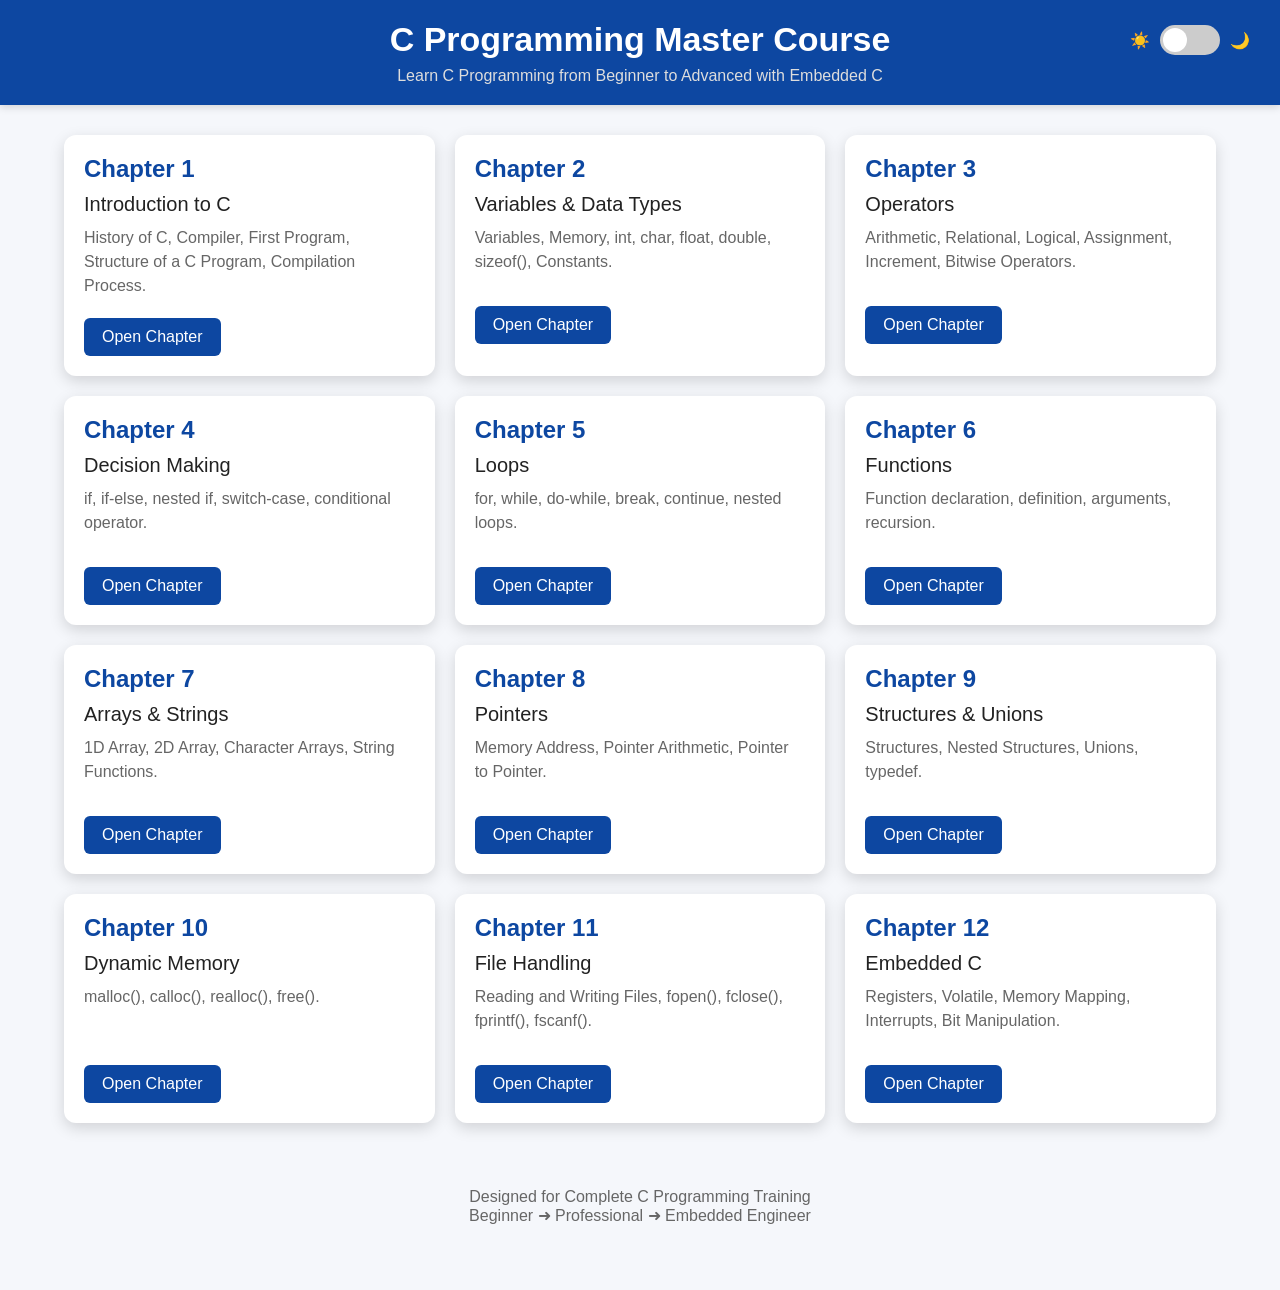
<file: index.html>
<!DOCTYPE html>
<html lang="en">
<head>
<meta charset="UTF-8">
<meta name="viewport" content="width=device-width, initial-scale=1.0">
<title>C Programming Training</title>
<link rel="stylesheet" href="styles.css" />

</head>

<body>

<header>
    <div class="theme-container">

    <span>☀️</span>

    <label class="switch">
        <input type="checkbox" id="themeSwitch">
        <span class="slider"></span>
    </label>

    <span>🌙</span>

    </div>

<h1>C Programming Master Course</h1>

<p>Learn C Programming from Beginner to Advanced with Embedded C</p>

</header>

<div class="container">

<div class="grid">

<div class="card">
<div class="chapter">Chapter 1</div>
<div class="title">Introduction to C</div>
<div class="desc">
History of C, Compiler, First Program, Structure of a C Program, Compilation Process.
</div>
<a class="button" href="chapter1.html">Open Chapter</a>
</div>

<div class="card">
<div class="chapter">Chapter 2</div>
<div class="title">Variables & Data Types</div>
<div class="desc">
Variables, Memory, int, char, float, double, sizeof(), Constants.
</div>
<a class="button" href="chapter2.html">Open Chapter</a>
</div>

<div class="card">
<div class="chapter">Chapter 3</div>
<div class="title">Operators</div>
<div class="desc">
Arithmetic, Relational, Logical, Assignment, Increment, Bitwise Operators.
</div>
<a class="button" href="chapter3.html">Open Chapter</a>
</div>

<div class="card">
<div class="chapter">Chapter 4</div>
<div class="title">Decision Making</div>
<div class="desc">
if, if-else, nested if, switch-case, conditional operator.
</div>
<a class="button" href="chapter4.html">Open Chapter</a>
</div>

<div class="card">
<div class="chapter">Chapter 5</div>
<div class="title">Loops</div>
<div class="desc">
for, while, do-while, break, continue, nested loops.
</div>
<a class="button" href="chapter5.html">Open Chapter</a>
</div>

<div class="card">
<div class="chapter">Chapter 6</div>
<div class="title">Functions</div>
<div class="desc">
Function declaration, definition, arguments, recursion.
</div>
<a class="button" href="chapter6.html">Open Chapter</a>
</div>

<div class="card">
<div class="chapter">Chapter 7</div>
<div class="title">Arrays & Strings</div>
<div class="desc">
1D Array, 2D Array, Character Arrays, String Functions.
</div>
<a class="button" href="chapter7.html">Open Chapter</a>
</div>

<div class="card">
<div class="chapter">Chapter 8</div>
<div class="title">Pointers</div>
<div class="desc">
Memory Address, Pointer Arithmetic, Pointer to Pointer.
</div>
<a class="button" href="chapter8.html">Open Chapter</a>
</div>

<div class="card">
<div class="chapter">Chapter 9</div>
<div class="title">Structures & Unions</div>
<div class="desc">
Structures, Nested Structures, Unions, typedef.
</div>
<a class="button" href="chapter9.html">Open Chapter</a>
</div>

<div class="card">
<div class="chapter">Chapter 10</div>
<div class="title">Dynamic Memory</div>
<div class="desc">
malloc(), calloc(), realloc(), free().
</div>
<a class="button" href="chapter10.html">Open Chapter</a>
</div>

<div class="card">
<div class="chapter">Chapter 11</div>
<div class="title">File Handling</div>
<div class="desc">
Reading and Writing Files, fopen(), fclose(), fprintf(), fscanf().
</div>
<a class="button" href="chapter11.html">Open Chapter</a>
</div>

<div class="card">
<div class="chapter">Chapter 12</div>
<div class="title">Embedded C</div>
<div class="desc">
Registers, Volatile, Memory Mapping, Interrupts, Bit Manipulation.
</div>
<a class="button" href="chapter12.html">Open Chapter</a>
</div>

</div>

</div>

<footer>

Designed for Complete C Programming Training<br>
Beginner ➜ Professional ➜ Embedded Engineer

</footer>

<script>

const toggle=document.getElementById("themeSwitch");

if(localStorage.getItem("theme")=="dark")
{
    document.body.classList.add("dark");
    toggle.checked=true;
}

toggle.addEventListener("change",function(){

    if(this.checked)
    {
        document.body.classList.add("dark");
        localStorage.setItem("theme","dark");
    }
    else
    {
        document.body.classList.remove("dark");
        localStorage.setItem("theme","light");
    }

});

</script>

</body>
</html>
</file>
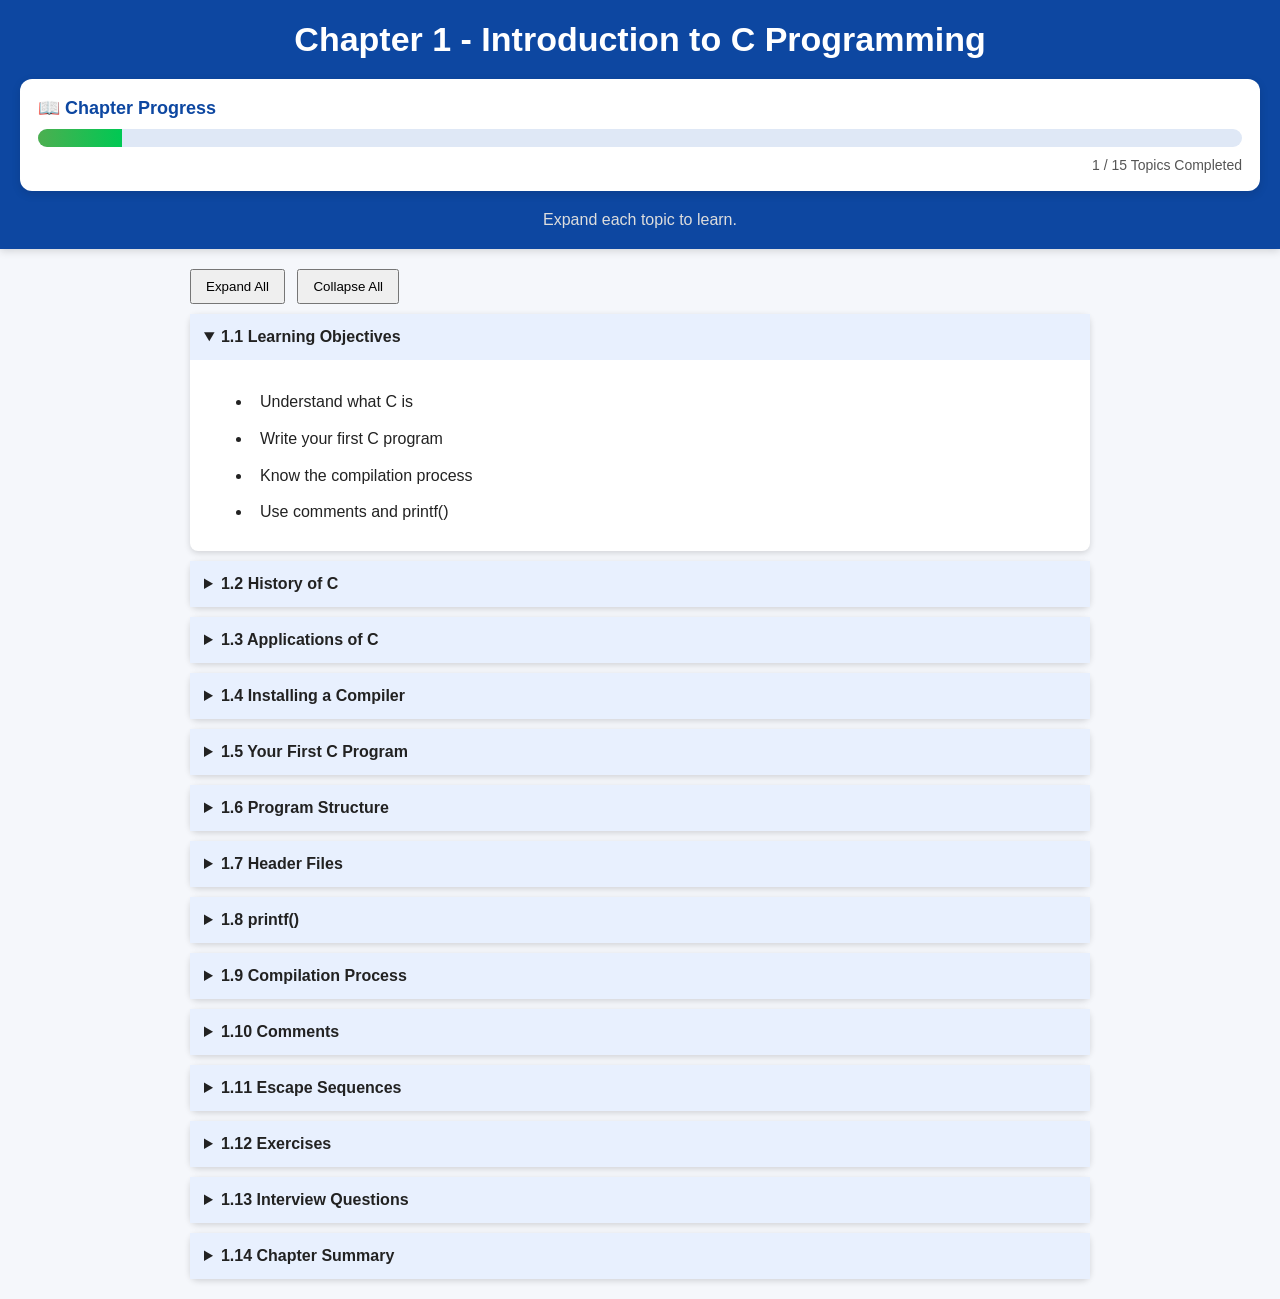
<file: chapter1.html>
<!DOCTYPE html>
<html lang="en">
<head>
<meta charset="UTF-8">
<meta name="viewport" content="width=device-width,initial-scale=1">
<title>Chapter 1 - Introduction to C</title>
 <link rel="stylesheet" href="contentStyles.css" />
 <link rel="stylesheet" href="styles.css" />

</head>
<body>
<header><h1>Chapter 1 - Introduction to C Programming</h1>
    <!-- Chapter Progress -->
<div class="progress-card">

    <div class="progress-header">
        <span class="progress-title">📖 Chapter Progress</span>
        <span id="progressText">0%</span>
    </div>

    <div class="progress-bar">
        <div class="progress-fill" id="progressFill"></div>
    </div>

    <div class="progress-info">
        <span id="completedTopics">0</span> /
        <span id="totalTopics">0</span> Topics Completed
    </div>

</div>
<p>Expand each topic to learn.</p></header>
<main>
<div class="controls">
<button onclick="setAll(true)">Expand All</button>
<button onclick="setAll(false)">Collapse All</button>
</div>

<details open><summary>1.1 Learning Objectives</summary><div class="content">
<ul><li>Understand what C is</li><li>Write your first C program</li><li>Know the compilation process</li><li>Use comments and printf()</li></ul>
</div></details>

<details><summary>1.2 History of C</summary><div class="content">
<p>C was developed by Dennis Ritchie in 1972 at Bell Labs. It became one of the most influential programming languages and is still widely used in operating systems, embedded systems, and high-performance software.</p>
</div></details>

<details><summary>1.3 Applications of C</summary><div class="content">
<ul><li>Operating Systems</li><li>Embedded Systems</li><li>Device Drivers</li><li>IoT</li><li>Robotics</li><li>Game Engines</li></ul>
</div></details>

<details><summary>1.4 Installing a Compiler</summary><div class="content">
<p>Install GCC (MinGW) and Visual Studio Code on Windows. Verify installation:</p>
<pre>gcc --version</pre>
</div></details>

<details><summary>1.5 Your First C Program</summary><div class="content">
<pre>#include &lt;stdio.h&gt;

int main()
{
    printf("Hello World\n");
    return 0;
}</pre>
<p>This program prints <b>Hello World</b> and exits successfully.</p>
</div></details>

<details><summary>1.6 Program Structure</summary><div class="content">
<ul><li>#include</li><li>main()</li><li>Statements</li><li>return 0;</li></ul>
</div></details>

<details><summary>1.7 Header Files</summary><div class="content">
<p>Header files provide declarations for library functions. Example: stdio.h provides printf().</p>
</div></details>

<details><summary>1.8 printf()</summary><div class="content">
<p><code>printf()</code> displays output on the console.</p>
<pre>printf("Welcome\n");
printf("Learning C");</pre>
</div></details>

<details><summary>1.9 Compilation Process</summary><div class="content">
<p>Source Code → Preprocessor → Compiler → Assembler → Linker → Executable</p>
    <details><summary>1.9.1 Visual Flow</summary><div class="content">
            <!-- <div class="flow">

            <div class="box">Source Code</div>
            <div class="arrow">↓</div>

            <div class="box">hello.c</div>
            <div class="arrow">↓</div>

            <div class="box">Preprocessor</div>
            <div class="arrow">↓</div>

            <div class="box">hello.i</div>
            <div class="arrow">↓</div>

            <div class="box">Compiler</div>
            <div class="arrow">↓</div>

            <div class="box">hello.s</div>
            <div class="arrow">↓</div>

            <div class="box">Assembler</div>
            <div class="arrow">↓</div>

            <div class="box">hello.o</div>
            <div class="arrow">↓</div>

            <div class="box">Linker</div>
            <div class="arrow">↓</div>

            <div class="box">hello.exe</div>
            <div class="arrow">↓</div>

            <div class="box">Run</div>
            <div class="arrow">↓</div>

            <div class="box">Output</div>

        </div> -->

        <script>
            const info={
            c:`<h3>hello.c</h3><p>Source code written by the programmer.
                </p><pre>
                #include &lt;stdio.h&gt;
                #define PI 3.14

                int main()
                {
                    printf("Hello World\\n");
                    return 0;
                }</pre>
                <p>Nothing has been translated yet.<br>
                It is just text.</p>`,                

            i:`<h3>hello.i</h3><p>Generated by the <b>Preprocessor - Intermediate source file</b>.</p><br>
            <p>The Preprocessor runs before the compiler.<br>
                Its job is to process all lines beginning with #. <b>(#include, #define, #ifdef, #ifndef, #if, #pragma)</b></p>
            <ul>   
                <li>#include expanded</li>
                <li>#define replaced</li> 
                <li>Comments removed</li>
                </ul>
                <p> <b>Example 1:</b> <pre>
                    #include &lt;stdio.h&gt;</pre> is replaced with the contents of stdio.h<br>
                    It literally copies the header file contents into your program.</p>
                    <br>
                <p> <b>Example 2:</b> <pre>
                    #define PI 3.14 
                    float area = PI * r * r; <br></pre>
                    The preprocessor replaces PI with 3.14 before compilation.<br>
                    float area = 3.14 * r * r;<br>
                    The compiler never sees "PI", It only sees '3.14'.</p>
                <p> <b>Example 3:</b> <pre>
                    // Print value 
                    printf("%d",x); <br></pre>
                    After preprocessing, Comments disappear completely.</p>`,

            s:`<h3>hello.s</h3><p>Generated by the <b>Compiler</b> - Assembly language file.<br>
                Its job is to
            <ul>
                <li>Check syntax</li>
                <li>Check grammar</li>
                <li>Check types</li>
                <li>Optimize code</li>
                <li>Convert C into Assembly</li>
            </ul>
                </p>
                <p> <b>Example 1:</b><pre>
                    int x=10;</pre>
                    <p>Depending on CPU architecture, Compiler converts it into something like</p>
                </p><br><pre>
                    MOV R1,#10
                    BL printf</pre>
                    </p><br>
                <p> <b>Example 2: Error condition</b><pre>
                    <b>printf("Hello")</b></pre>
                    <p>Compiler says<br>
                        error: expected ';'<br>
                        Compilation stops. No executable is produced.</p>`,

            o:`<h3>hello.o</h3><p>Object file generated by the <b>Assembler</b>. - machine code.</p> <br>
                <p>Assembler converts Assembly into machine code.<br>
                    <ul>
                        <li>It is not human readable. It is binary.</li>
                        <li>It is not executable yet. It needs to be linked with libraries.</li>
                    </ul><br>
                <p> <b>Example 1:</b><pre>
                    MOV R1,#10
                    ADD R1,R2
                    JMP LABEL</pre>
                    <p>Assembler converts Assembly into</p><pre>
                        1010110010011010
                        0001001100101010
                        ...</pre>
                        
                <ul> Object file contains
                    <li>✔ Machine Code</li>
                    <li>✔ Variable Information</li>
                    <li>✔ Function Information</li>
                    <li>✔ Symbol Table</li>
                    <li>❌ Not Executable Yet</li>
                    <ul>Why?<br>
                        Because it still doesn't know where library functions like
                        <li>printf()</li>
                        <li>scanf()</li>
                        <li>malloc()</li>
                        <li>free()</li>
                    are located in memory. It needs to be linked with libraries.</ul>
                </ul>`,
                

            e:`<h3>hello.exe</h3><p>Final executable created by the <b>Linker</b>.</p><br>
                <p>Linker combines object file with libraries to create an executable.<br>
                    <ul>
                        <li>It resolves all function calls and variable references.</li>
                        <li>It produces a single executable file that can be run on the target machine.</li>
                    </ul>
</p>

                <p> Suppose your program uses <b>printf();</b> But where is printf?<br>
                    Not inside your code. It exists inside the C Standard Library.<br>
                    <br>The linker searches<br><pre>
                        Standard Library
                            ↓
                        Find printf()
                            ↓
                        Copy Address
                            ↓
                        Connect</pre>
                    <br><p>Linker replaces printf with the actual address of printf in the C library.<br>
                        This process is called <b>Linking</b></p>
                <br><p> Suppose you have<br>
                    <b>main.c, math.c, display.c</b><br>
                    <br>Each one becomes,<br>
                    <b>main.o, math.o, display.o</b><br>
                    <br>The linker combines them into a single executable.<br>
                    It also links with libraries like stdio, math, etc.<br>
                    The final output is hello.exe which can be run on the target machine.</p>
                    <pre>
                        main.o + math.o + display.o + Libraries 
                                        ↓
                                    Program.exe</pre> .`
            };
            function openDesc(id,btn){
            document.querySelectorAll('.desc').forEach(d=>d.classList.remove('active'));
            document.querySelectorAll('.finger').forEach(f=>f.style.display='inline');
            let d=document.getElementById(id);
            d.innerHTML=info[id];
            d.classList.add('active');
            btn.parentElement.querySelector('.finger').style.display='none';
            }
            </script>

            <div class="stage">
            <div class="head">
            <div class="title">Source Code</div>
            <div class="filewrap">
            <span class="finger">👉</span>
            <button class="file" onclick="openDesc('c',this)">📄 hello.c</button>
            </div>
            </div>
            <div id="c" class="desc"></div>
            </div>
            <!-- <div class="connector">●<br>│<br>│</div> -->
            <div class="arrow">↓</div>

            <div class="stage">
            <div class="head">
            <div class="title">Preprocessor</div>
            <div class="filewrap">
            <span class="finger">👉</span>
            <button class="file" onclick="openDesc('i',this)">📄 hello.i</button>
            </div>
            </div>
            <div id="i" class="desc"></div>
            </div>
            <!-- <div class="connector">●<br>│<br>│</div> -->
            <div class="arrow">↓</div>

            <div class="stage">
            <div class="head">
            <div class="title">Compiler</div>
            <div class="filewrap">
            <span class="finger">👉</span>
            <button class="file" onclick="openDesc('s',this)">📄 hello.s</button>
            </div>
            </div>
            <div id="s" class="desc"></div>
            </div>
            <!-- <div class="connector">●<br>│<br>│</div> -->
            <div class="arrow">↓</div>

            <div class="stage">
            <div class="head">
            <div class="title">Assembler</div>
            <div class="filewrap">
            <span class="finger">👉</span>
            <button class="file" onclick="openDesc('o',this)">📄 hello.o</button>
            </div>
            </div>
            <div id="o" class="desc"></div>
            </div>
            <!-- <div class="connector">●<br>│<br>│</div> -->
            <div class="arrow">↓</div>

            <div class="stage">
            <div class="head">
            <div class="title">Linker</div>
            <div class="filewrap">
            <span class="finger">👉</span>
            <button class="file" onclick="openDesc('e',this)">📄 hello.exe</button>
            </div>
            </div>
            <div id="e" class="desc"></div>
            </div>
            </div>

    </div></details>
</div></details>

<details><summary>1.10 Comments</summary><div class="content">
<pre>// Single line

/* Multi-line
   Comment */</pre>
</div></details>

<details><summary>1.11 Escape Sequences</summary><div class="content">
<ul><li>\n - New Line</li><li>\t - Tab</li><li>\\ - Backslash</li><li>\" - Double Quote</li></ul>
</div></details>

<details><summary>1.12 Exercises</summary><div class="content">
<ul><li>Print your name.</li><li>Print your address.</li><li>Create a 5x5 star pattern.</li></ul>
</div></details>

<details><summary>1.13 Interview Questions</summary><div class="content">
<ul><li>Who developed C?</li><li>What is main()?</li><li>Why use stdio.h?</li><li>What is printf()?</li></ul>
</div></details>

<details><summary>1.14 Chapter Summary</summary><div class="content">
<p>You learned the basics of C, program structure, compiler flow, comments, and output statements.</p>
</div></details>

</main>
<script>
function setAll(open){document.querySelectorAll('details').forEach(d=>d.open=open);}
</script>

<script>

function updateProgress(){

    const sections=document.querySelectorAll("details");

    const total=sections.length;

    let completed=0;

    sections.forEach(section=>{

        if(section.open)
            completed++;

    });

    const percent=Math.round((completed/total)*100);

    document.getElementById("progressFill").style.width=percent+"%";

    document.getElementById("progressText").innerHTML=percent+"%";

    document.getElementById("completedTopics").innerHTML=completed;

    document.getElementById("totalTopics").innerHTML=total;

}

document.querySelectorAll("details").forEach(section=>{

    section.addEventListener("toggle",updateProgress);

});

updateProgress();

</script>

</body></html>
</file>
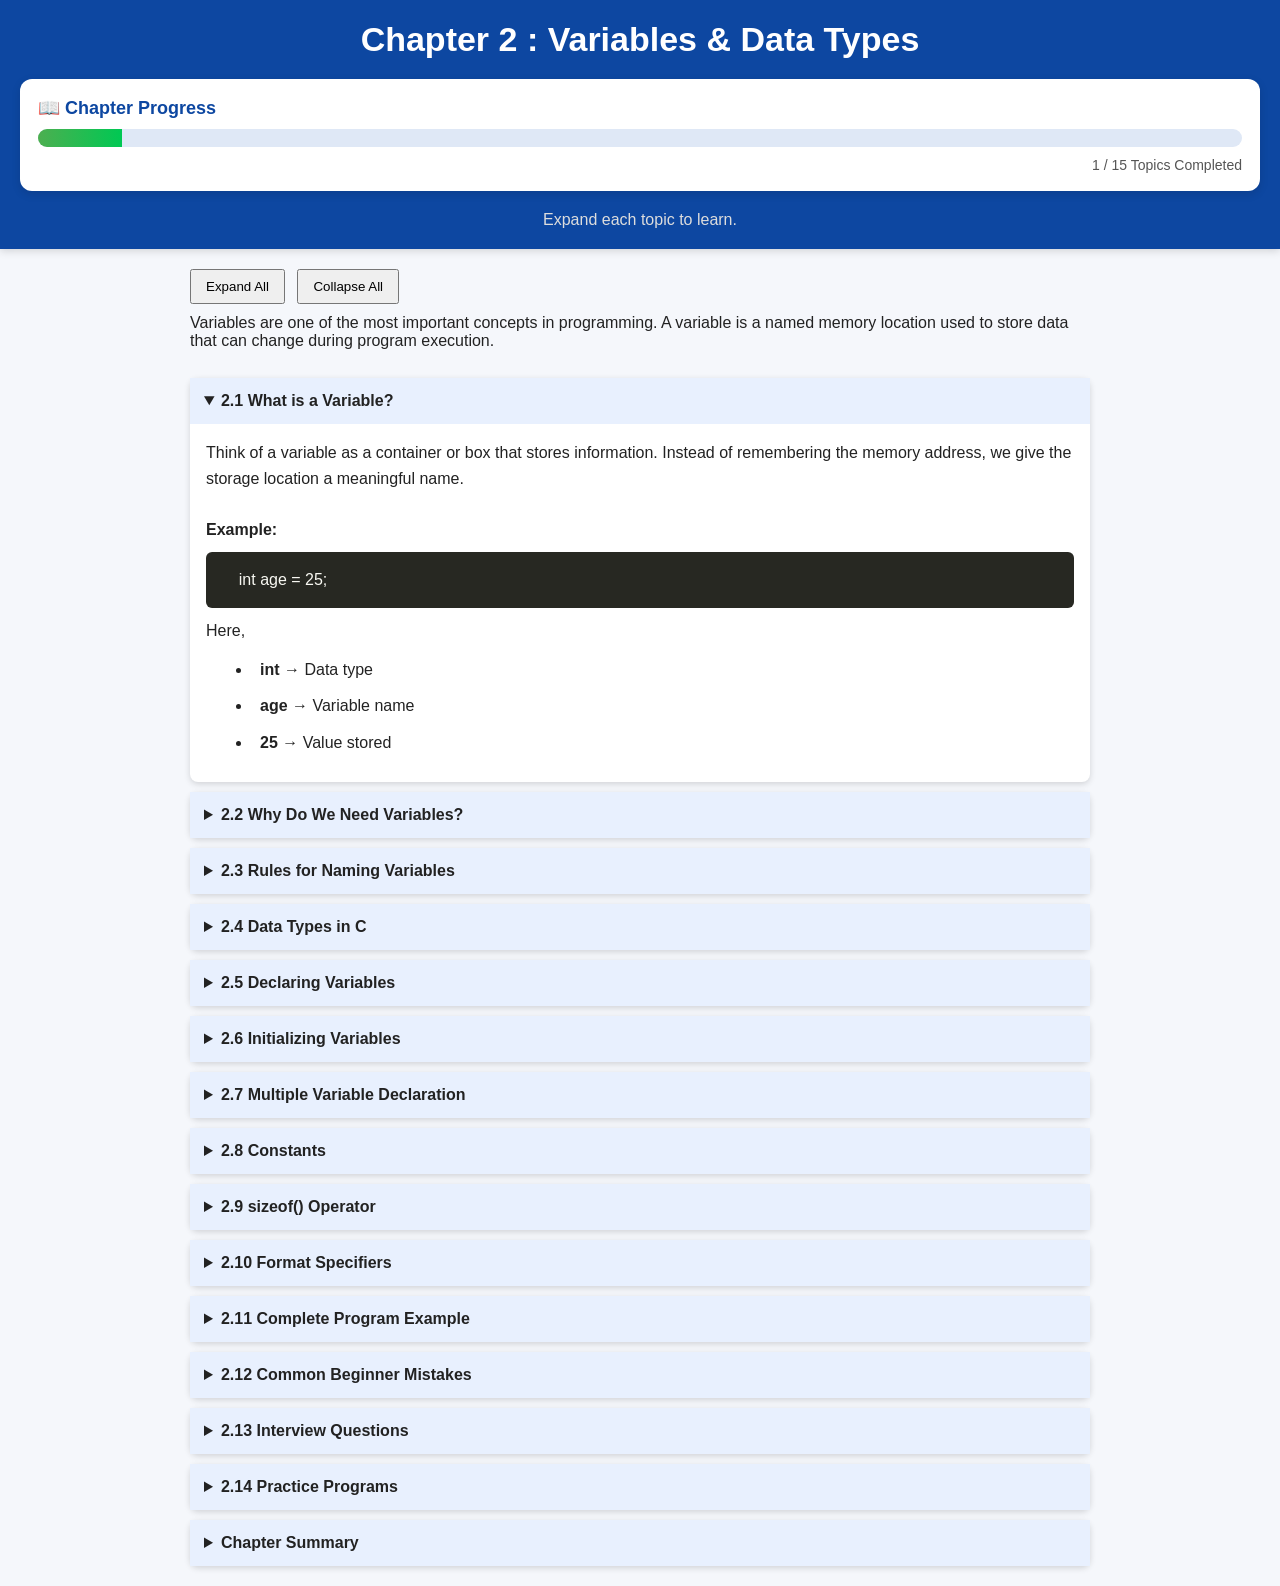
<file: chapter2.html>
<!DOCTYPE html>
<html lang="en">
<head>
<meta charset="UTF-8">
<meta name="viewport" content="width=device-width,initial-scale=1">
<title>Chapter 2 - Variables & Data Types</title>
 <link rel="stylesheet" href="contentStyles.css" />
 <link rel="stylesheet" href="styles.css" />

</head>
<body>

<header><h1>Chapter 2 : Variables & Data Types</h1>
<div class="progress-card">

    <div class="progress-header">
        <span class="progress-title">📖 Chapter Progress</span>
        <span id="progressText">0%</span>
    </div>

    <div class="progress-bar">
        <div class="progress-fill" id="progressFill"></div>
    </div>

    <div class="progress-info">
        <span id="completedTopics">0</span> /
        <span id="totalTopics">0</span> Topics Completed
    </div>
</div>

<p>Expand each topic to learn.</p></header>
<main>
<div class="controls">
<button onclick="setAll(true)">Expand All</button>
<button onclick="setAll(false)">Collapse All</button>
</div>

<p>
Variables are one of the most important concepts in programming.
A variable is a named memory location used to store data that can change during program execution.
</p><br>

<details open><summary>2.1 What is a Variable?</summary><div class="content">
<p>Think of a variable as a container or box that stores information.
Instead of remembering the memory address, we give the storage location a meaningful name.
</p>

<br><p><b>Example:</b></p>

<pre>
    int age = 25;
</pre>

<p>Here,
<ul>
<li><b>int</b> → Data type</li>
<li><b>age</b> → Variable name</li>
<li><b>25</b> → Value stored</li>
</ul>
</p>
</div></details>

<details><summary>2.2 Why Do We Need Variables?</summary><div class="content">

<ul>
<li>Store user input</li>
<li>Perform calculations</li>
<li>Store results</li>
<li>Reuse values multiple times</li>
<li>Make programs dynamic</li>
</ul>

<br><p><b>Without variables:</b></p>
<pre>
    printf("10");
    printf("20");
</pre>
<br><p><b>With variables:</b></p>
<pre>
    int number = 10;
    printf("%d", number);
</pre>
</div></details>

<details><summary>2.3 Rules for Naming Variables</summary><div class="content">

<table border="1.5" cellpadding="8">
<tr>
<th>Rule</th>
<th>Example</th>
</tr>

<tr>
<td>Must begin with letter or underscore</td>
<td>age, _total ✔</td>
</tr>

<tr>
<td>Cannot start with number</td>
<td>2age ✘</td>
</tr>

<tr>
<td>No spaces</td>
<td>student_name ✔</td>
</tr>

<tr>
<td>No special characters</td>
<td>price$ ✘</td>
</tr>

<tr>
<td>Case Sensitive</td>
<td>Age ≠ age</td>
</tr>

<tr>
<td>Cannot use keywords</td>
<td>int, float, return ✘</td>
</tr>

</table>
</div></details>

<details><summary>2.4 Data Types in C</summary><div class="content">

<p>
A data type tells the compiler what type of data a variable can store.
</p>

<table border="1" cellpadding="8">

<tr>
<th>Data Type</th>
<th>Description</th>
<th>Example</th>
</tr>

<tr>
<td>int</td>
<td>Integer numbers</td>
<td>25</td>
</tr>

<tr>
<td>float</td>
<td>Decimal numbers</td>
<td>10.5</td>
</tr>

<tr>
<td>double</td>
<td>Large decimal values</td>
<td>12345.6789</td>
</tr>

<tr>
<td>char</td>
<td>Single character</td>
<td>'A'</td>
</tr>

</table>

</div></details>

<details><summary>2.5 Declaring Variables</summary><div class="content">

<p>Syntax:</p>

<pre>
datatype variableName;
</pre>

Example:

<pre>
int age;
float salary;
char grade;
</pre>
</div></details>

<details><summary>2.6 Initializing Variables</summary><div class="content">

<p>
Assigning a value while declaring is called initialization.
</p>

<pre>
int age = 21;
float salary = 15000.50;
char grade = 'A';
</pre>

</div></details>

<details><summary>2.7 Multiple Variable Declaration</summary><div class="content">

<pre>
int a, b, c;

a = 10;
b = 20;
c = 30;
</pre>

Or

<pre>
int a = 10, b = 20, c = 30;
</pre>

</div></details>
<details><summary>2.8 Constants</summary><div class="content">

<p>
A constant is a value that cannot be changed during program execution.
</p>

<pre>
const float PI = 3.14159;
</pre>

Trying to change PI later will produce an error.

</div></details>
<details><summary>2.9 sizeof() Operator</summary><div class="content">

<p>
The sizeof operator returns the size of a data type in bytes.
</p>

<pre>
#include<stdio.h>

int main()
{
    printf("%d", sizeof(int));
    return 0;
}
</pre>

Possible Output

<pre>
4
</pre>

</div></details>

<details><summary>2.10 Format Specifiers</summary><div class="content">

<table border="1" cellpadding="8">

<tr>
<th>Specifier</th>
<th>Used For</th>
</tr>

<tr>
<td>%d</td>
<td>int</td>
</tr>

<tr>
<td>%f</td>
<td>float</td>
</tr>

<tr>
<td>%lf</td>
<td>double</td>
</tr>

<tr>
<td>%c</td>
<td>char</td>
</tr>

<tr>
<td>%s</td>
<td>String</td>
</tr>

</table>

Example

<pre>
int age = 20;
printf("%d", age);
</pre>


</div></details>

<details><summary>2.11 Complete Program Example</summary><div class="content">

<pre>
#include<stdio.h>

int main()
{
    int age = 22;
    float marks = 89.5;
    char grade = 'A';

    printf("Age = %d\n", age);
    printf("Marks = %.1f\n", marks);
    printf("Grade = %c\n", grade);

    return 0;
}
</pre>

Output

<pre>
Age = 22
Marks = 89.5
Grade = A
</pre>


</div></details>

<details><summary>2.12 Common Beginner Mistakes</summary><div class="content">

<ul>
<li>Using variable before declaring it.</li>
<li>Using wrong format specifier.</li>
<li>Forgetting semicolon.</li>
<li>Using reserved keywords as variable names.</li>
<li>Not initializing variables.</li>
</ul>

</div></details>

<details><summary>2.13 Interview Questions</summary><div class="content">

<ol>

<li>What is a variable?</li>

<li>What is a data type?</li>

<li>Difference between float and double?</li>

<li>Difference between declaration and initialization?</li>

<li>Why are variables needed?</li>

<li>Can variable names start with numbers?</li>

<li>What does sizeof() do?</li>

<li>Difference between char and string?</li>

<li>What are constants?</li>

<li>What is a format specifier?</li>

</ol>
</div></details>

<details><summary>2.14 Practice Programs</summary><div class="content">

<ol>

<li>Store your age and print it.</li>

<li>Store your name, age and marks.</li>

<li>Find size of int, float and char.</li>

<li>Declare multiple variables.</li>

<li>Use const to store PI.</li>

</ol>
</div></details>


<details><summary>Chapter Summary</summary><div class="content">

<ul>

<li>Variables store data.</li>

<li>Every variable has a data type.</li>

<li>C supports int, float, double and char.</li>

<li>Variables can be declared and initialized.</li>

<li>Constants cannot be modified.</li>

<li>Use correct format specifiers with printf().</li>

<li>sizeof() returns memory occupied by a data type.</li>

</ul>
</div></details>

</main>
<script>
function setAll(open){document.querySelectorAll('details').forEach(d=>d.open=open);}
</script>

<script>

function updateProgress(){

    const sections=document.querySelectorAll("details");

    const total=sections.length;

    let completed=0;

    sections.forEach(section=>{

        if(section.open)
            completed++;

    });

    const percent=Math.round((completed/total)*100);

    document.getElementById("progressFill").style.width=percent+"%";

    document.getElementById("progressText").innerHTML=percent+"%";

    document.getElementById("completedTopics").innerHTML=completed;

    document.getElementById("totalTopics").innerHTML=total;

}

document.querySelectorAll("details").forEach(section=>{

    section.addEventListener("toggle",updateProgress);

});

updateProgress();

</script>
</body></html>
</file>
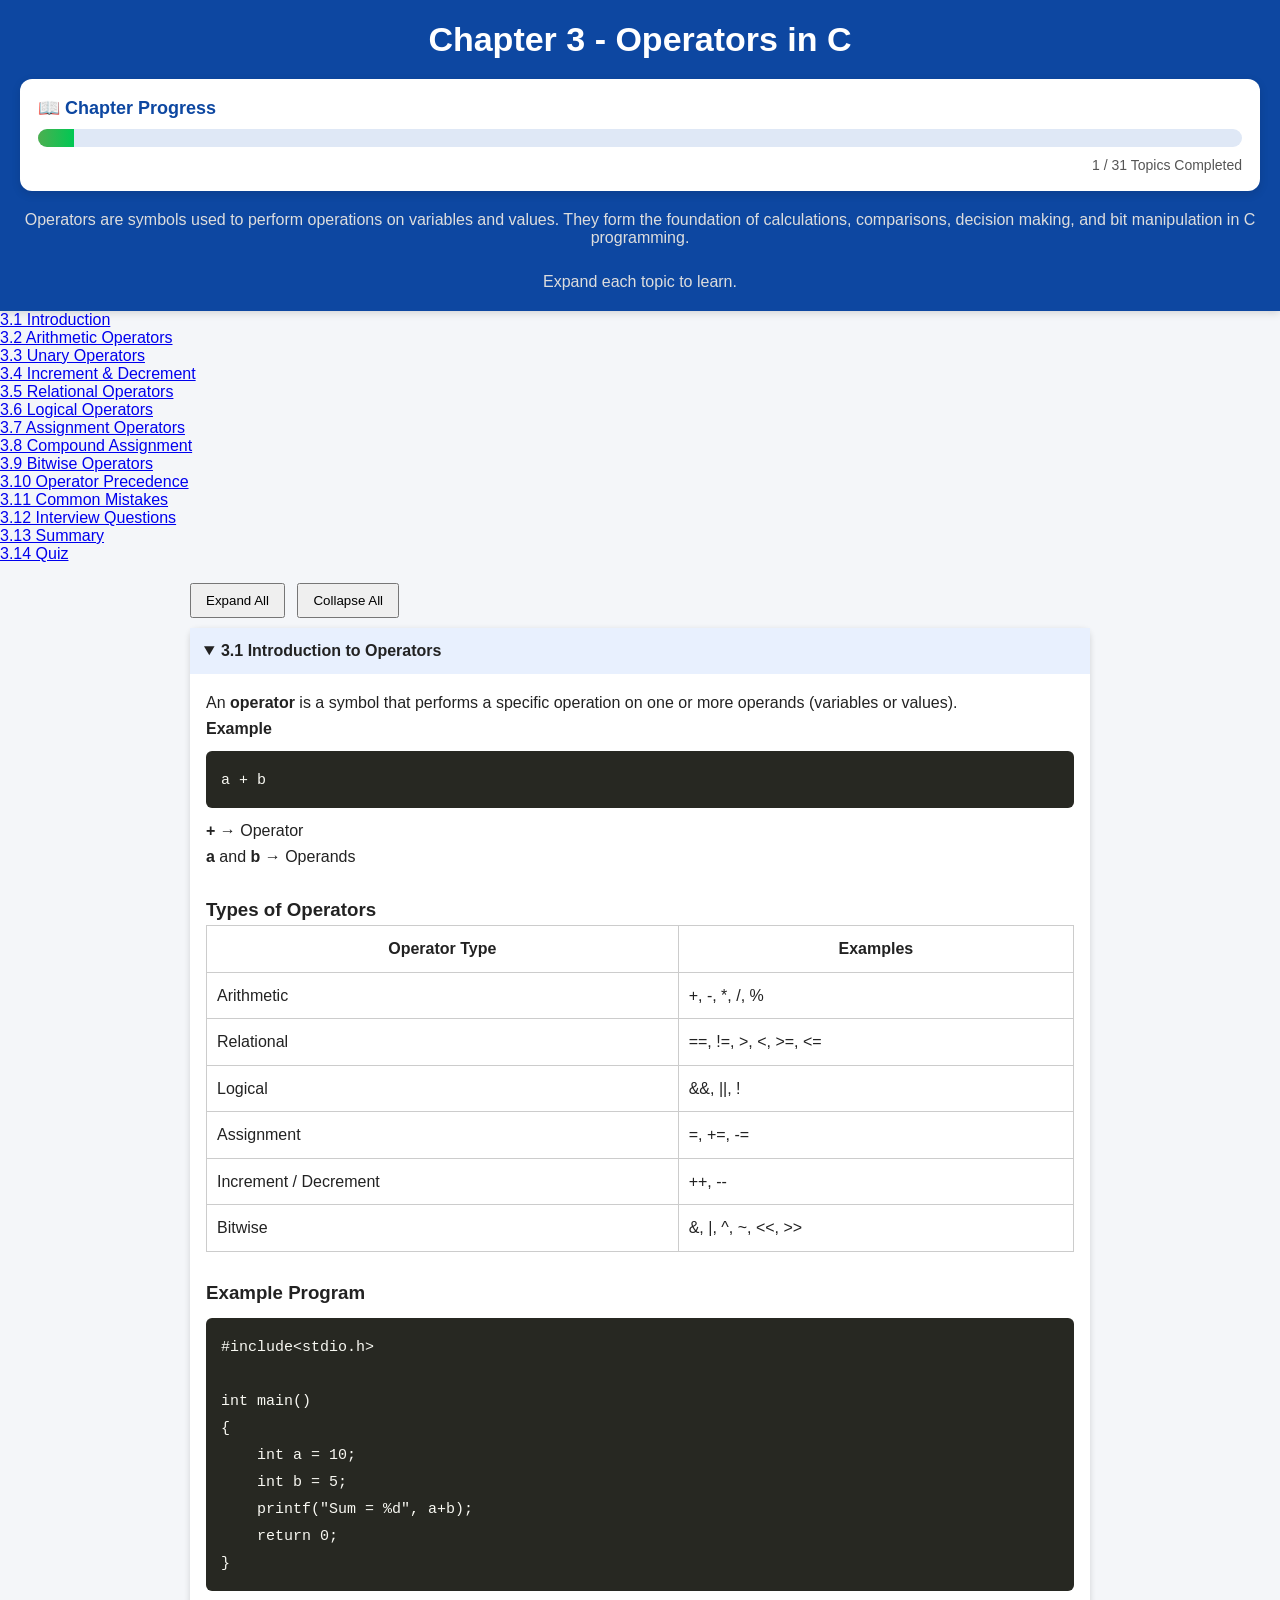
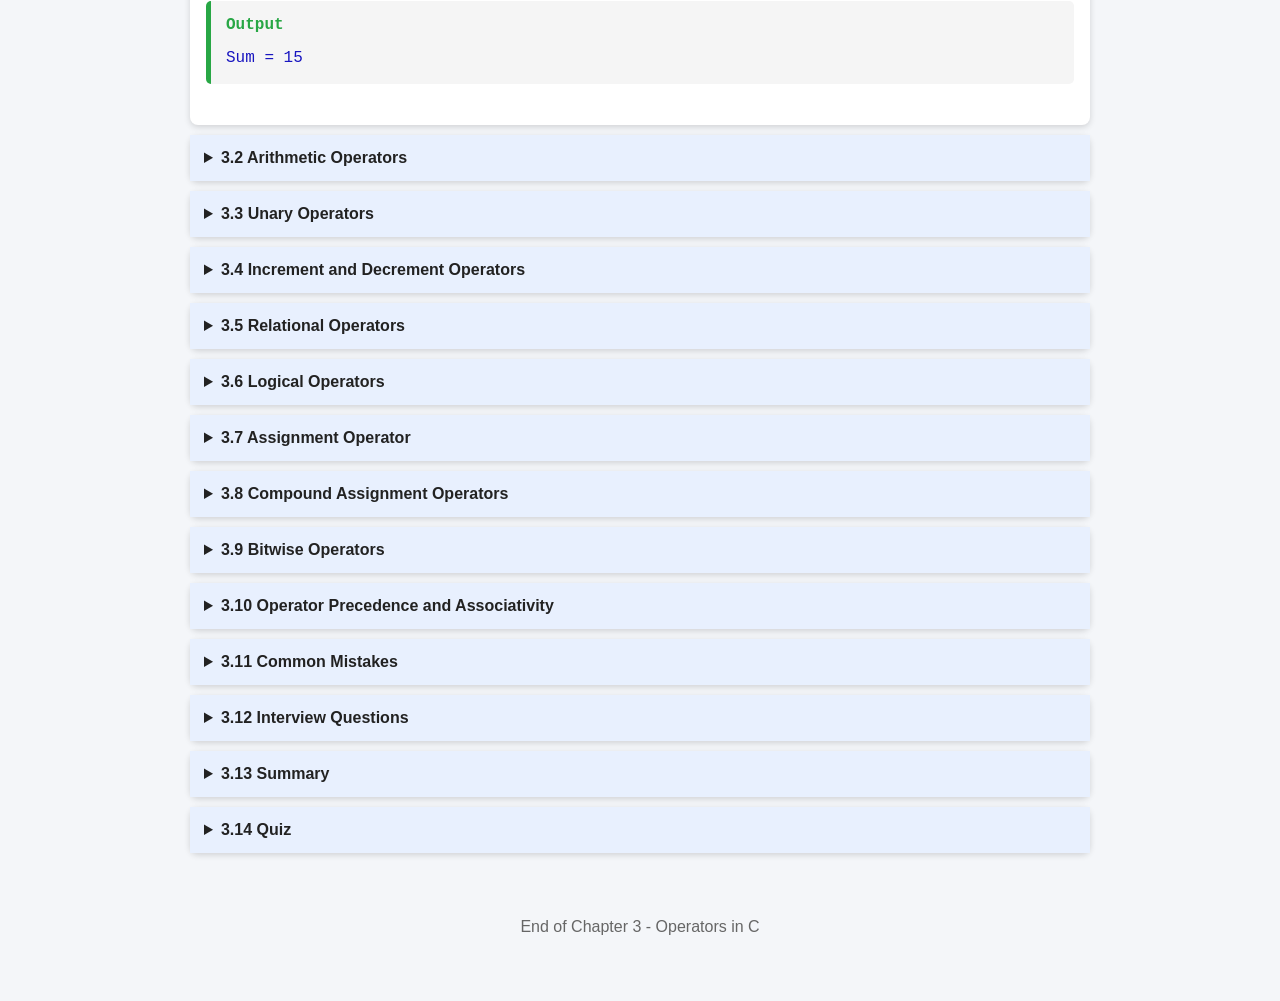
<file: chapter3.html>
<!DOCTYPE html>
<html lang="en">
<head>
<meta charset="UTF-8">
<meta name="viewport" content="width=device-width, initial-scale=1.0">

<title>Chapter 3 - Operators in C</title>

<link rel="stylesheet" href="styles.css">
<link rel="stylesheet" href="contentStyles.css">

</head>

<body>

<header>

<h1>Chapter 3 - Operators in C</h1>
    <!-- Chapter Progress -->
<div class="progress-card">

    <div class="progress-header">
        <span class="progress-title">📖 Chapter Progress</span>
        <span id="progressText">0%</span>
    </div>

    <div class="progress-bar">
        <div class="progress-fill" id="progressFill"></div>
    </div>

    <div class="progress-info">
        <span id="completedTopics">0</span> /
        <span id="totalTopics">0</span> Topics Completed
    </div>

</div>
<p class="chapter-desc">
Operators are symbols used to perform operations on variables and values.
They form the foundation of calculations, comparisons, decision making,
and bit manipulation in C programming.
</p><br>
<p>Expand each topic to learn.</p></header>

</header>

<nav class="chapter-nav">

<ul>

<li><a href="#intro">3.1 Introduction</a></li>

<li><a href="#arithmetic">3.2 Arithmetic Operators</a></li>

<li><a href="#unary">3.3 Unary Operators</a></li>

<li><a href="#increment">3.4 Increment & Decrement</a></li>

<li><a href="#relational">3.5 Relational Operators</a></li>

<li><a href="#logical">3.6 Logical Operators</a></li>

<li><a href="#assignment">3.7 Assignment Operators</a></li>

<li><a href="#compound">3.8 Compound Assignment</a></li>

<li><a href="#bitwise">3.9 Bitwise Operators</a></li>

<li><a href="#precedence">3.10 Operator Precedence</a></li>

<li><a href="#mistakes">3.11 Common Mistakes</a></li>

<li><a href="#interview">3.12 Interview Questions</a></li>

<li><a href="#summary">3.13 Summary</a></li>

<li><a href="#quiz">3.14 Quiz</a></li>

</ul>

</nav>

<main>
<div class="controls">
<button onclick="setAll(true)">Expand All</button>
<button onclick="setAll(false)">Collapse All</button>
</div>
<!-- ===================================================== -->

<section id="intro" class="content-section">

<details open><summary>3.1 Introduction to Operators</summary><div class="content">
<p>An <strong>operator</strong> is a symbol that performs a specific operation
on one or more operands (variables or values).</p>

<div class="note"><strong>Example</strong>
<pre><code>a + b
</code></pre>

<p>
<b>+</b> → Operator<br>
<b>a</b> and <b>b</b> → Operands</p><br>

</div><h3>Types of Operators</h3>

<table>
<tr><th>Operator Type</th><th>Examples</th></tr>
<tr><td>Arithmetic</td><td>+, -, *, /, %</td></tr>
<tr><td>Relational</td><td>==, !=, >, <, >=, <=</td></tr>
<tr><td>Logical</td><td>&&, ||, !</td></tr>
<tr><td>Assignment</td><td>=, +=, -=</td></tr>
<tr><td>Increment / Decrement</td><td>++, --</td></tr>
<tr><td>Bitwise</td><td>&, |, ^, ~, <<, >></td></tr>
</table><br>

<h3>Example Program</h3>

<pre><code>#include&lt;stdio.h&gt;

int main()
{
    int a = 10;
    int b = 5;
    printf("Sum = %d", a+b);
    return 0;
}
</code></pre>

<div class="output">Sum = 15</div>
</details></section>

<!-- ===================================================== -->

<section id="arithmetic" class="content-section">
<details><summary>3.2 Arithmetic Operators</summary><div class="content">

<p>Arithmetic operators are used to perform mathematical calculations.</p>

<table>
<tr><th>Operator</th><th>Description</th><th>Example</th></tr>
<tr><td>+</td><td>Addition</td><td>a+b</td></tr>
<tr><td>-</td><td>Subtraction</td><td>a-b</td></tr>
<tr><td>*</td><td>Multiplication</td><td>a*b</td></tr>
<tr><td>/</td><td>Division</td><td>a/b</td></tr>
<tr><td>%</td><td>Modulus</td><td>a%b</td></tr>
</table>

<details><summary>Addition</summary><div class="content">

<pre><code>int a=10;
int b=5;
printf("%d",a+b);
</code></pre>

<div class="output">
15</div>
</div></details>

<details><summary>Subtraction</summary><div class="content">

<pre><code>printf("%d",a-b);
</code></pre>

<div class="output">
5</div>
</div></details>

<details><summary>Multiplication</summary><div class="content">

<pre><code>printf("%d",a*b);
</code></pre>

<div class="output">
50</div>
</div></details>

<details><summary>Division</summary><div class="content">

<pre><code>printf("%d",a/b);
</code></pre>

<div class="output">2</div>

<div class="important">
<h4>Important</h4>
<p>When both operands are integers, the fractional part is discarded.</p>
</div>

<pre><code>printf("%d",7/2);
</code></pre>

<div class="output">3</div>
</div></details>

<details><summary>Floating Point Division</summary><div class="content">

<pre><code>float a=7;
float b=2;
printf("%.2f",a/b);
</code></pre>

<div class="output">3.50</div></details>

<details><summary>Division by Zero</summary><div class="content">

<p>Division by zero is not allowed in C.</p>

<pre><code>int a = 10;
int b = 0;
printf("%d", a / b);</code></pre>

<div class="warning">
<strong>Warning:</strong>
Division by zero results in <strong>undefined behavior</strong>.
The program may terminate unexpectedly or produce an unpredictable result.
</div>

<div class="important">
Always check whether the divisor is zero before performing division.
</div>

<h3>Safe Division Example</h3>
<pre><code>#include &lt;stdio.h&gt;

int main()
{
    int a = 10;
    int b = 0;

    if(b != 0)
        printf("%d", a / b);
    else
        printf("Division by zero is not possible.");

    return 0;
}</code></pre>

<div class="output">Division by zero is not possible.</div>
</div></details>

<details><summary>Modulus Operator (%)</summary><div class="content">

<p>Returns the remainder after division.</p>

<pre><code>printf("%d",10%3);</code></pre>

<div class="output">1</div>

<table>
<tr><th>Expression</th><th>Result</th></tr>
<tr><td>10 % 2</td><td>0</td></tr>
<tr><td>9 % 2</td><td>1</td></tr>
<tr><td>15 % 4</td><td>3</td></tr>
</table>

<div class="tip">

<strong>Real Life Applications</strong>
<ul>
<li>Check Even / Odd</li>
<li>Reverse Numbers</li>
<li>Palindrome Programs</li>
<li>Number Pattern Problems</li>
</ul></div>

</div></details></section>

<!-- ===================================================== -->

<section id="unary" class="content-section">

<details><summary>3.3 Unary Operators</summary><div class="content">

<p>Unary operators work on only one operand.</p>

<table>
<tr><th>Operator</th><th>Description</th></tr>
<tr><td>+</td><td>Unary Plus</td></tr>
<tr><td>-</td><td>Unary Minus</td></tr>
<tr><td>++</td><td>Increment</td></tr>
<tr><td>--</td><td>Decrement</td></tr>
<tr><td>!</td><td>Logical NOT</td></tr>
<tr><td>~</td><td>Bitwise Complement</td></tr>
<tr><td>sizeof</td><td>Returns memory occupied</td></tr>
</table>

<h3>Unary Minus Example</h3>

<pre><code>int a=5;
printf("%d",-a);
</code></pre>

<div class="output">-5</div>

<h3>sizeof Operator</h3>

<pre><code>int a;
printf("%d",sizeof(a));
</code></pre>

<div class="output">4</div>

<div class="note">The sizeof operator returns the memory occupied by a variable or data type.
</div>

</details></section>

<section id="increment" class="content-section">

<details><summary>3.4 Increment and Decrement Operators</summary><div class="content">

<p>Increment (<strong>++</strong>) and decrement (<strong>--</strong>) operators
increase or decrease a variable by one.</p>

<details><summary>Increment Operator (++ )</summary><div class="content">

<table><tr><th>Type</th><th>Description</th></tr>
<tr><td>Pre Increment (++a)</td><td>Increment first, then use the value.</td></tr>
<tr><td>Post Increment (a++)</td><td>Use the value first, then increment.</td></tr>
</table>

<h3>Pre Increment Example</h3>

<pre><code>int a = 5;
printf("%d", ++a);</code></pre>

<div class="output">6</div>

<div class="note">The value of <strong>a</strong> becomes 6 before it is printed.</div>

<h3>Post Increment Example</h3>

<pre><code>int a = 5;
printf("%d", a++);
</code></pre>

<div class="output">5</div>

<div class="note">
The value is printed first. After execution, <strong>a = 6</strong>.
</div>
</details>

<details><summary>Decrement Operator (--)</summary><div class="content">

<table>
<tr><th>Type</th><th>Description</th></tr>
<tr><td>Pre Decrement (--a)</td><td>Decrease first, then use.</td></tr>
<tr><td>Post Decrement (a--)</td><td>Use first, then decrease.</td></tr>
</table></details>

<div class="important">

<h4>Remember</h4>
<p>
Pre operators modify the variable before use.
Post operators use the current value first.
</p>
</div></section>

<!-- ===================================================== -->

<section id="relational" class="content-section">

<details><summary>3.5 Relational Operators</summary><div class="content">

<p>Relational operators compare two values and always return either
<strong>1 (True)</strong> or <strong>0 (False)</strong>.</p>

<table>
<tr><th>Operator</th><th>Description</th></tr>
<tr><td>></td><td>Greater Than</td></tr>
<tr><td><</td><td>Less Than</td></tr>
<tr><td>>=</td><td>Greater Than or Equal</td></tr>
<tr><td><=</td><td>Less Than or Equal</td></tr>
<tr><td>==</td><td>Equal To</td></tr>
<tr><td>!=</td><td>Not Equal To</td></tr>
</table>

<h3>Example</h3>

<pre><code>int a = 5;
int b = 10;
printf("%d", a < b);
</code></pre>

<div class="output">1</div>

<h3>Another Example</h3>

<pre><code>printf("%d", 5 == 5);</code></pre>

<div class="output">1</div>

<pre><code>printf("%d", 5 != 5);</code></pre>
<div class="output">0</div>

<div class="tip">

Relational operators are mainly used in

<ul>
<li>if statements</li>
<li>switch statements</li>
<li>loops</li>
<li>conditional expressions</li>
</ul>
</div>

</details></section>

<section id="logical" class="content-section">

<details><summary>3.6 Logical Operators</summary><div class="content">

<p>Logical operators combine two or more conditions.</p>

<table>
<tr><th>Operator</th><th>Description</th></tr>
<tr><td>&&</td><td>Logical AND</td></tr>
<tr><td>||</td><td>Logical OR</td></tr>
<tr><td>!</td><td>Logical NOT</td></tr>
</table>

<details><summary>Logical AND (&&)</summary><div class="content">

<pre><code>(5 > 2) && (10 > 4)</code></pre>

<div class="output">1</div>

<pre><code>(5 > 8) && (10 > 4)</code></pre>

<div class="output">0</div>

<h4>Truth Table</h4>

<table>
<tr><th>A</th><th>B</th><th>A && B</th></tr>
<tr><td>0</td><td>0</td><td>0</td></tr>
<tr><td>0</td><td>1</td><td>0</td></tr>
<tr><td>1</td><td>0</td><td>0</td></tr>
<tr><td>1</td><td>1</td><td>1</td></tr>
</table></div></details>

<details><summary>Logical OR (||)</summary><div class="content">

<div class="tip">Only one condition needs to be true.</div>

<table>
<tr><th>A</th><th>B</th><th>A || B</th></tr>
<tr><td>0</td><td>0</td><td>0</td></tr>
<tr><td>0</td><td>1</td><td>1</td></tr>
<tr><td>1</td><td>0</td><td>1</td></tr>
<tr><td>1</td><td>1</td><td>1</td></tr>
</table></div></details>

<details><summary>Logical NOT (!)</summary><div class="content">

<pre><code>!(5 > 3)</code></pre>

<div class="output">0</div></div></details>

</div></details></section>

<section id="assignment" class="content-section">

<details><summary>3.7 Assignment Operator</summary><div class="content">

<p>The assignment operator (<strong>=</strong>) assigns a value to a variable.</p>

<pre><code>int a;
a = 25;
</code></pre>

<div class="note">
The value on the right side is stored in the variable on the left side.
</div>

</div></details></section>


<section id="compound" class="content-section">

<details><summary>3.8 Compound Assignment Operators</summary><div class="content">

<p>Compound assignment operators perform an operation and assignment in a single statement.</p>

<table>
<tr><th>Operator</th><th>Equivalent To</th></tr>
<tr><td>+=</td><td>a = a + b</td></tr>
<tr><td>-=</td><td>a = a - b</td></tr>
<tr><td>*=</td><td>a = a * b</td></tr>
<tr><td>/=</td><td>a = a / b</td></tr>
<tr><td>%=</td><td>a = a % b</td></tr>
</table>

<h3>Example</h3>

<pre><code>int a = 10;
a += 5;
printf("%d", a);
</code></pre>

<div class="output">15</div>

<div class="important">

<h4>Equivalent Statement</h4>

<pre><code>a = a + 5;
</code></pre>

</div></details></section>

<section id="bitwise" class="content-section">

<details><summary>3.9 Bitwise Operators</summary><div class="content">

<p>
Bitwise operators perform operations on the binary representation of integers.
They are widely used in embedded systems, networking, and device programming.
</p>

<table>
<tr><th>Operator</th><th>Description</th></tr>
<tr><td>&amp;</td><td>Bitwise AND</td></tr>
<tr><td>|</td><td>Bitwise OR</td></tr>
<tr><td>^</td><td>Bitwise XOR</td></tr>
<tr><td>~</td><td>Bitwise Complement</td></tr>
<tr><td>&lt;&lt;</td><td>Left Shift</td></tr>
<tr><td>&gt;&gt;</td><td>Right Shift</td></tr>
</table>

<details><summary>Bitwise AND (&amp;)</summary><div class="content">

<pre><code>5 = 0101
3 = 0011
-------------
    0001</code></pre>

<div class="output">1</div></div></details>

<details><summary>Bitwise OR (|)</summary><div class="content">
<pre><code>5 = 0101
3 = 0011
-------------
    0111</code></pre>

<div class="output">7</div></div></details>

<details><summary>Bitwise XOR (^)</summary><div class="content">

<h3>Bitwise XOR (^)</h3>

<pre><code>
5 = 0101
3 = 0011
-------------
    0110
</code></pre>

<div class="output">6</div></div></details>

<details><summary>Left Shift (&lt;&lt;)</summary><div class="content">

<h3>Left Shift (&lt;&lt;)</h3>

<pre><code>5 << 1
0101
1010</code></pre>

<div class="output">10</div></div></details>

<details><summary>Right Shift (&gt;&gt;)</summary><div class="content">

<hr>

<h3>Right Shift (&gt;&gt;)</h3>

<pre><code>8 >> 1
1000
0100</code></pre>

<div class="output">4</div></div></details>

<div class="tip">

<strong>Applications</strong>

<ul>
<li>Embedded Systems</li>
<li>Device Drivers</li>
<li>Networking</li>
<li>Encryption</li>
<li>Flags and Permissions</li>
</ul>

</div>

</div></details></section>

<!-- ===================================================== -->

<section id="precedence" class="content-section">

<details><summary>3.10 Operator Precedence and Associativity</summary><div class="content">

<p>Operator precedence determines which operation is performed first.</p>

<h3>Example</h3>

<pre><code>2 + 3 * 4</code></pre>

<div class="output">14</div>

<div class="note">
Multiplication has higher precedence than addition.
</div>

<h3>Precedence (High → Low)</h3>

<table>
<tr><th>Level</th><th>Operators</th></tr>
<tr><td>1</td><td>()</td></tr>
<tr><td>2</td><td>Unary + - ++ -- ! sizeof</td></tr>
<tr><td>3</td><td>* / %</td></tr>
<tr><td>4</td><td>+ -</td></tr>
<tr><td>5</td><td>&lt;&lt; &gt;&gt;</td></tr>
<tr><td>6</td><td>&lt; &lt;= &gt; &gt;=</td></tr>
<tr><td>7</td><td>== !=</td></tr>
<tr><td>8</td><td>&amp;</td></tr>
<tr><td>9</td><td>^</td></tr>
<tr><td>10</td><td>|</td></tr>
<tr><td>11</td><td>&amp;&amp;</td></tr>
<tr><td>12</td><td>||</td></tr>
<tr><td>13</td><td>= += -= *= /= %=</td></tr>
</table>

<div class="important">
Assignment operators are evaluated from <strong>Right to Left</strong>.
</div>

<pre><code>a = b = c = 5;</code></pre>

</div></details></section>

<!-- ===================================================== -->

<section id="mistakes" class="content-section">

<details><summary>3.11 Common Mistakes</summary><div class="content">

<h3>1. Using = instead of ==</h3>

<pre><code>if(a = 5)</code></pre>

<div class="warning">
Incorrect
</div>

<pre><code>if(a == 5)</code></pre>

<div class="tip">
Correct

</div>

<h3>2. Integer Division</h3>

<pre><code>5 / 2</code></pre>

<div class="output">2</div>

<h3>3. Confusing Post Increment</h3>

<pre><code>a++</code></pre>

<div class="note">
Current value is used first, then incremented.
</div>

<h3>4. Using % with float values</h3>

<pre><code>5.5 % 2</code></pre>

<div class="warning">
Invalid in C
</div>

</div></details></section>

<!-- ===================================================== -->

<section id="interview" class="content-section">

<details><summary>3.12 Interview Questions</summary><div class="content">

<ul>
<li>What is an operator?</li>
<li>Difference between ++a and a++?</li>
<li>Difference between = and ==?</li>
<li>Difference between &amp; and &amp;&amp;?</li>
<li>What is operator precedence?</li>
<li>Explain bitwise operators.</li>
<li>Difference between Logical OR and Bitwise OR?</li>
<li>What is the output of 10 % 3?</li>
<li>What is the output of 7 / 2?</li>
<li>Can modulus operator be used with float values?</li>
</ul>

</div></details></section>

<!-- ===================================================== -->

<section id="summary" class="content-section">
<details><summary>3.13 Summary</summary><div class="content">

<div class="summary">

<ul>
<li>Operators perform operations on operands.</li>
<li>Arithmetic operators perform mathematical calculations.</li>
<li>Relational operators compare values.</li>
<li>Logical operators combine conditions.</li>
<li>Assignment operators assign values.</li>
<li>Compound assignment operators simplify expressions.</li>
<li>Increment and decrement operators modify variables by one.</li>
<li>Bitwise operators work on binary data.</li>
<li>Operator precedence determines evaluation order.</li>
</ul>

</div>

</div></details></section>

<!-- ===================================================== -->

<section id="quiz" class="content-section">

<details><summary>3.14 Quiz</summary><div class="content">

<div class="quiz-question">

<h3>Question 1</h3>

<p>What is the output?</p>

<pre><code>
printf("%d",10%4);
</code></pre>

<label><input type="radio" name="q1" value="A"> A. 1</label><br>
<label><input type="radio" name="q1" value="B"> B. 2</label><br>
<label><input type="radio" name="q1" value="C"> C. 3</label><br>
<label><input type="radio" name="q1" value="D"> D. 4</label><br><br>

<button onclick="checkAnswer(
'q1',
'B',
this,
'10 % 4 returns 2 because the modulus operator returns the remainder after division.'
)">
Check Answer
</button>

<div class="answer-box"></div>

</div>

<div class="quiz-question">

<h3>Question 2</h3>

<p>Which operator checks equality?</p>

<label><input type="radio" name="q2" value="A"> A. =</label><br>
<label><input type="radio" name="q2" value="B"> B. ==</label><br>
<label><input type="radio" name="q2" value="C"> C. !=</label><br>
<label><input type="radio" name="q2" value="D"> D. >=</label><br><br>

<button onclick="checkAnswer(
'q2',
'B',
this,
'The == operator compares two values for equality. The = operator assigns a value.'
)">
Check Answer
</button>

<div class="answer-box"></div>

</div>

<div class="quiz-question">

<h3>Question 3</h3>

<p>What is the output?</p>

<pre><code>
int a = 5;
printf("%d", ++a);
</code></pre>

<label><input type="radio" name="q3" value="A"> A. 5</label><br>
<label><input type="radio" name="q3" value="B"> B. 6</label><br>
<label><input type="radio" name="q3" value="C"> C. 4</label><br>
<label><input type="radio" name="q3" value="D"> D. 7</label><br><br>

<button onclick="checkAnswer(
'q3',
'B',
this,
'++a is a pre-increment operator. The value is incremented before it is printed.'
)">
Check Answer
</button>

<div class="answer-box"></div>

</div>

<div class="quiz-question">

<h3>Question 4</h3>

<p>Which operator performs Logical AND?</p>

<label><input type="radio" name="q4" value="A"> A. &amp;</label><br>
<label><input type="radio" name="q4" value="B"> B. &amp;&amp;</label><br>
<label><input type="radio" name="q4" value="C"> C. ||</label><br>
<label><input type="radio" name="q4" value="D"> D. !</label><br><br>

<button onclick="checkAnswer(
'q4',
'B',
this,
'&& is the logical AND operator. It returns true only when both conditions are true.'
)">
Check Answer
</button>

<div class="answer-box"></div>

</div>

<div class="quiz-question">

<h3>Question 5</h3>

<p>Which operator performs Bitwise OR?</p>

<label><input type="radio" name="q5" value="A"> A. |</label><br>
<label><input type="radio" name="q5" value="B"> B. ||</label><br>
<label><input type="radio" name="q5" value="C"> C. &amp;</label><br>
<label><input type="radio" name="q5" value="D"> D. ^</label><br><br>

<button onclick="checkAnswer(
'q5',
'A',
this,
'The | operator performs a bitwise OR operation on each bit of the operands.'
)">
Check Answer
</button>

<div class="answer-box"></div>

</div>

</details></section>

</main>

<footer>

<p>
End of Chapter 3 - Operators in C
</p>

</footer>
<script>
function setAll(open){document.querySelectorAll('details').forEach(d=>d.open=open);}
</script>

<script>

function updateProgress(){

    const sections=document.querySelectorAll("details");

    const total=sections.length;

    let completed=0;

    sections.forEach(section=>{

        if(section.open)
            completed++;

    });

    const percent=Math.round((completed/total)*100);

    document.getElementById("progressFill").style.width=percent+"%";

    document.getElementById("progressText").innerHTML=percent+"%";

    document.getElementById("completedTopics").innerHTML=completed;

    document.getElementById("totalTopics").innerHTML=total;

}

document.querySelectorAll("details").forEach(section=>{

    section.addEventListener("toggle",updateProgress);

});

updateProgress();

function toggleAnswer(button){

    const answer = button.nextElementSibling;

    if(answer.style.display === "block"){

        answer.style.display = "none";
        button.innerHTML = "Show Answer";

    }
    else{

        answer.style.display = "block";
        button.innerHTML = "Hide Answer";

    }
}

function checkAnswer(questionName, correctAnswer, button, explanation)
{
    const selected = document.querySelector(
        'input[name="' + questionName + '"]:checked'
    );

    const result = button.nextElementSibling;

    if(selected == null)
    {
        result.style.display = "block";
        result.className = "answer-box wrong";
        result.innerHTML = "⚠ Please select an answer.";
        return;
    }

    if(selected.value === correctAnswer)
    {
        result.style.display = "block";
        result.className = "answer-box correct";

        result.innerHTML =
        "✅ <strong>Correct!</strong><br><br>" +
        "<strong>Explanation:</strong><br>" +
        explanation;
    }
    else
    {
        result.style.display = "block";
        result.className = "answer-box wrong";

        result.innerHTML =
        "❌ <strong>Incorrect!</strong><br><br>" +
        "<strong>Correct Answer:</strong> " + correctAnswer + "<br><br>" +
        "<strong>Explanation:</strong><br>" +
        explanation;
    }
}


</script>

</body>

</html>
</file>
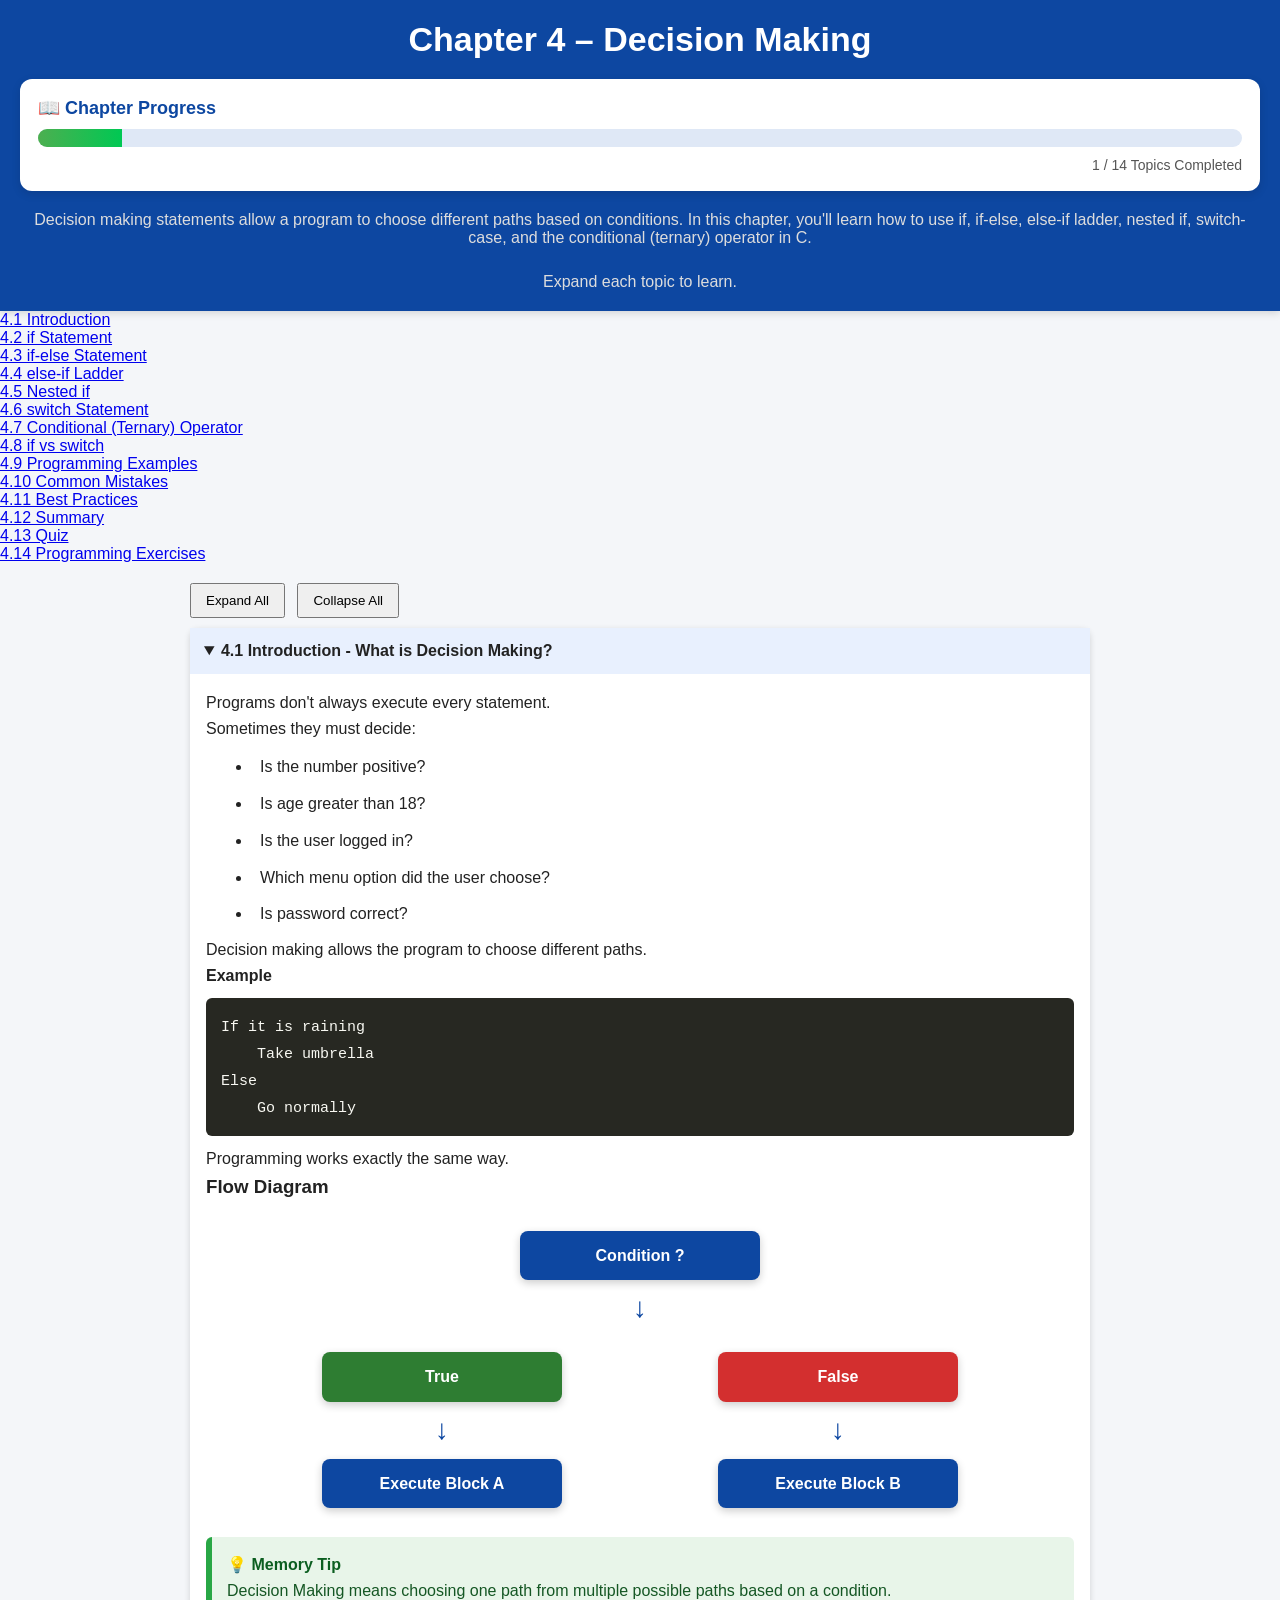
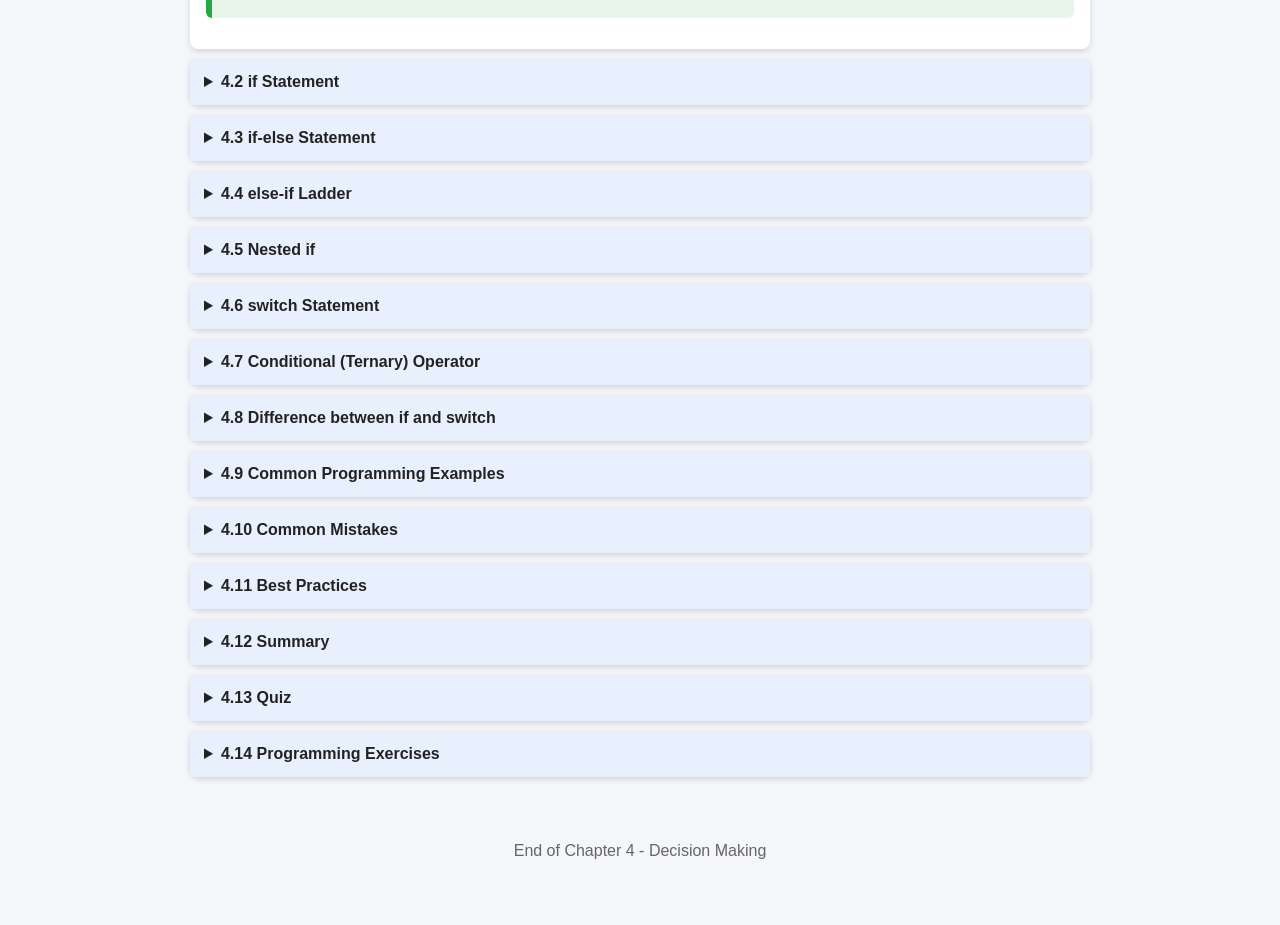
<file: chapter4.html>
<!DOCTYPE html>
<html lang="en">
<head>
<meta charset="UTF-8">
<meta name="viewport" content="width=device-width, initial-scale=1.0">

<title>Chapter 4 - Decision Making in C</title>

<link rel="stylesheet" href="styles.css">
<link rel="stylesheet" href="contentStyles.css">

</head>

<body>

<header>

<h1>Chapter 4 – Decision Making</h1>
    <!-- Chapter Progress -->
<div class="progress-card">

    <div class="progress-header">
        <span class="progress-title">📖 Chapter Progress</span>
        <span id="progressText">0%</span>
    </div>

    <div class="progress-bar">
        <div class="progress-fill" id="progressFill"></div>
    </div>

    <div class="progress-info">
        <span id="completedTopics">0</span> /
        <span id="totalTopics">0</span> Topics Completed
    </div>

</div>
<p class="chapter-desc">
Decision making statements allow a program to choose different paths
based on conditions. In this chapter, you'll learn how to use
if, if-else, else-if ladder, nested if, switch-case, and the
conditional (ternary) operator in C.
</p><br>
<p>Expand each topic to learn.</p></header>

</header>

<nav class="chapter-nav">

<ul>

<li><a href="#intro">4.1 Introduction</a></li>
<li><a href="#if">4.2 if Statement</a></li>
<li><a href="#ifelse">4.3 if-else Statement</a></li>
<li><a href="#elseif">4.4 else-if Ladder</a></li>
<li><a href="#nestedif">4.5 Nested if</a></li>
<li><a href="#switch">4.6 switch Statement</a></li>
<li><a href="#ternary">4.7 Conditional (Ternary) Operator</a></li>
<li><a href="#difference">4.8 if vs switch</a></li>
<li><a href="#examples">4.9 Programming Examples</a></li>
<li><a href="#mistakes">4.10 Common Mistakes</a></li>
<li><a href="#bestpractices">4.11 Best Practices</a></li>
<li><a href="#summary">4.12 Summary</a></li>
<li><a href="#quiz">4.13 Quiz</a></li>
<li><a href="#exercise">4.14 Programming Exercises</a></li>

</ul>

</nav>

<main>
<div class="controls">
<button onclick="setAll(true)">Expand All</button>
<button onclick="setAll(false)">Collapse All</button>
</div>
<!-- ===================================================== -->

<section id="intro" class="content-section">

<details open><summary>4.1 Introduction - What is Decision Making?</summary><div class="content">
<p>Programs don't always execute every statement.<br>Sometimes they must decide:
    <ul>
        <li>Is the number positive?</li>
        <li>Is age greater than 18?</li>
        <li>Is the user logged in?</li>
        <li>Which menu option did the user choose?</li>
        <li>Is password correct?</li>
    </ul>
    Decision making allows the program to choose different paths.
</p>

<div class="note"><strong>Example</strong>
<pre><code>If it is raining
    Take umbrella
Else
    Go normally
</code></pre>
<p>Programming works exactly the same way.</p>

</div>

<h3>Flow Diagram</h3>

<div class="flow">

    <div class="box">Condition ?</div>

    <div class="arrow">↓</div>

    <div class="flow-split">

        <div class="flow-branch">
            <div class="box success">True</div>
            <div class="arrow">↓</div>
            <div class="box">Execute Block A</div>
        </div>

        <div class="flow-branch">
            <div class="box danger">False</div>
            <div class="arrow">↓</div>
            <div class="box">Execute Block B</div>
        </div>

    </div>

</div>

<div class="tip">
💡 <strong>Memory Tip</strong><br>
Decision Making means choosing one path from multiple possible paths based on a condition.
</div>

</div></details>

</section>

<!-- ===================================================== -->

<section id="if" class="content-section">

<details><summary>4.2 if Statement</summary><div class="content">

<p>
The <strong>if</strong> statement executes a block of code only when the specified condition evaluates to <strong>true</strong>.
If the condition is false, the statements inside the if block are skipped.
</p>

<h3>Syntax</h3>

<pre><code>if(condition)
{
    statements;
}</code></pre>

<h3>Flow</h3>
<div class="flow">

    <div class="box">Condition ?</div>

    <div class="arrow">↓</div>

    <div class="flow-split">

        <div class="flow-branch">
            <div class="box success">True</div>
            <div class="arrow">↓</div>
            <div class="box">Execute Statements</div>
        </div>

        <div class="flow-branch">
            <div class="box danger">False</div>
            <div class="arrow">↓</div>
            <div class="box">Skip Statements</div>
        </div>
    </div>
</div>

<h3>Example</h3>

<pre><code>#include &lt;stdio.h&gt;

int main()
{
    int age = 20;

    if(age >= 18)
    {
        printf("Eligible to Vote");
    }

    return 0;
}
</code></pre>

<div class="output">Eligible to Vote</div>

<div class="example-box">

<strong>Another Example</strong>

<pre><code>int num = -5;

if(num > 0)
{
    printf("Positive Number");
}
</code></pre>

<div class="output">No Output</div>

<div class="memory-box">

💡 <strong>Remember</strong>

<ul>
<li>If condition is TRUE → Execute block.</li>
<li>If condition is FALSE → Skip block.</li>
</ul>

</div>
</div></details>
</section>

<!-- ===================================================== -->

<section id="ifelse" class="content-section">

<details><summary>4.3 if-else Statement</summary><div class="content">

<p>
The <strong>if-else</strong> statement is used when there are exactly two possible outcomes.
One block executes when the condition is true, and the other executes when it is false.
</p>

<h3>Syntax</h3>

<pre><code>if(condition)
{
    statements;
}
else
{
    statements;
}
</code></pre>

<h3>Example</h3>

<pre><code>#include &lt;stdio.h&gt;

int main()
{
    int age = 15;

    if(age >= 18)
    {
        printf("Adult");
    }
    else
    {
        printf("Minor");
    }

    return 0;
}
</code></pre>

<div class="output">Minor</div>

<div class="note">

<strong>Example:</strong>

<pre><code>int number = 10;

if(number % 2 == 0)
{
    printf("Even");
}
else
{
    printf("Odd");
}
</code></pre>

<div class="output">Even</div>

<div class="tip">

💡 <strong>Tip</strong>

Only one block (if or else) will execute.

</div>

</div>

</details>

</section>

<!-- ===================================================== -->

<section id="elseif" class="content-section">

<details><summary>4.4 else-if Ladder</summary><div class="content">

<p>
The <strong>else-if ladder</strong> is used when there are multiple conditions to check.
The program evaluates each condition one by one. As soon as one condition is
true, its corresponding block is executed and the remaining conditions are skipped.
</p>

<h3>Syntax</h3>

<pre><code>if(condition1)
{
    statements;
}
else if(condition2)
{
    statements;
}
else if(condition3)
{
    statements;
}
else
{
    statements;
}
</code></pre>

<h3>Flow Diagram</h3>
<div class="flow">
    <div class="box">Condition 1 ?</div>
    <div class="arrow">↓</div>
    <div class="box success">True</div>
    <div class="arrow">↓</div>
    <div class="box">Execute Block 1</div>
    <div class="arrow">↓</div>
    <div class="box warning">False → Check Condition 2</div>
    <div class="arrow">↓</div>
    <div class="box">Continue Until Match</div>
</div>

<h3>Example</h3>

<pre><code>#include &lt;stdio.h&gt;

int main()
{
    int marks = 82;

    if(marks >= 90)
    {
        printf("Grade A");
    }
    else if(marks >= 75)
    {
        printf("Grade B");
    }
    else if(marks >= 50)
    {
        printf("Grade C");
    }
    else
    {
        printf("Fail");
    }

    return 0;
}
</code></pre>

<div class="output">Grade B</div>

<div class="note">

<strong>How it Works</strong>

<ul>
<li>Check if marks are 90 or above.</li>
<li>If not, check if marks are 75 or above.</li>
<li>If not, check if marks are 50 or above.</li>
<li>If none of the conditions are true, execute the <strong>else</strong> block.</li>
</ul>

</div>

<div class="tip">
💡 <strong>Memory Tip</strong>
Only the <strong>first true condition</strong> is executed. All remaining conditions are skipped.

</div>

</div></details></section>

<!-- ===================================================== -->

<section id="nestedif" class="content-section">

<details><summary>4.5 Nested if</summary><div class="content">

<p>
A <strong>Nested if</strong> is an <strong>if</strong> statement placed inside another
<strong>if</strong> statement. It is useful when one condition should be checked only
after another condition becomes true.
</p>

<h3>Syntax</h3>

<pre><code>if(condition1)
{
    if(condition2)
    {
        statements;
    }
}
</code></pre>

<h3>Flow Diagram</h3>
<div class="flow">
    <div class="box">Age ≥ 18 ?</div>
    <div class="arrow">↓</div>
    <div class="box success">Yes</div>
    <div class="arrow">↓</div>
    <div class="box">Citizen ?</div>
    <div class="arrow">↓</div>
    <div class="flow-split">
        <div class="flow-branch">
            <div class="box success">Yes</div>
            <div class="arrow">↓</div>
            <div class="box">Eligible to Vote</div>
        </div>

        <div class="flow-branch">
            <div class="box danger">No</div>
            <div class="arrow">↓</div>
            <div class="box">Not Eligible</div>
        </div>
    </div>
</div>

<h3>Example</h3>

<pre><code>#include &lt;stdio.h&gt;

int main()
{
    int age = 22;
    int citizen = 1;

    if(age >= 18)
    {
        if(citizen == 1)
        {
            printf("Eligible to Vote");
        }
    }

    return 0;
}
</code></pre>

<div class="output">Eligible to Vote</div>
</div>

<div class="note">

<strong>Explanation</strong>

<p>
The second <strong>if</strong> statement is executed only if the first condition
(<code>age >= 18</code>) is true.
</p>

</div>

<div class="tip">

💡 <strong>Memory Tip</strong>

Nested <strong>if</strong> means checking another condition inside an existing
<strong>if</strong> block.

</div>
</div></details></section>

<!-- ===================================================== -->

<section id="switch" class="content-section">

<details><summary>4.6 switch Statement</summary><div class="content">

<p>
The <strong>switch</strong> statement is used to execute one block of code from
multiple choices. It compares the value of an expression with different
<strong>case</strong> labels. When a match is found, the corresponding block is executed.
</p>

<div class="note">
<strong>Note:</strong> The <code>switch</code> statement is generally used when comparing
one variable against multiple fixed values.
</div>

<h3>Syntax</h3>

<pre><code>switch(expression)
{
    case value1:
        statements;
        break;

    case value2:
        statements;
        break;

    ...

    default:
        statements;
}
</code></pre>

<h3>Flow Diagram</h3>
<div class="flow">
<div class="box">Evaluate Expression</div>
<div class="arrow">↓</div>
<div class="box">Compare with Cases</div>
<div class="arrow">↓</div>

<div class="flow-split">
    <div class="flow-branch">
        <div class="box success">Case Match</div>
        <div class="arrow">↓</div>
        <div class="box">Execute Statements</div>
        <div class="arrow">↓</div>
        <div class="box">break</div>
    </div>

    <div class="flow-branch">
        <div class="box danger">No Match</div>
        <div class="arrow">↓</div>
        <div class="box">default</div>
    </div>
</div>

</div>

<h3>Example</h3>

<pre><code>#include &lt;stdio.h&gt;

int main()
{
    int day = 3;

    switch(day)
    {
        case 1:
            printf("Monday");
            break;

        case 2:
            printf("Tuesday");
            break;

        case 3:
            printf("Wednesday");
            break;

        default:
            printf("Invalid Day");
    }

    return 0;
}
</code></pre>

<div class="output">Wednesday</div>

<h3>Why is <code>break</code> Important?</h3>

<p>
The <code>break</code> statement terminates the current case. Without it,
execution continues into the next case. This is known as
<strong>fall-through</strong>.
</p>

<h4>Without break</h4>

<pre><code>switch(num)
{
    case 1:
        printf("One");

    case 2:
        printf("Two");

    case 3:
        printf("Three");
}
</code></pre>

<div class="output">

<strong>Output (num = 2)</strong><br><br>

Two<br>
Three

</div>

<div class="note">

<strong>Remember:</strong>

Without <code>break</code>, all subsequent cases execute until a
<code>break</code> or the end of the switch statement is reached.

</div>

<div class="tip">

💡 <strong>Memory Tip</strong>

<ul>
<li><strong>switch</strong> is ideal for menus and fixed choices.</li>
<li>Always use <code>break</code> unless fall-through is intended.</li>
<li><code>default</code> is optional but recommended.</li>
</ul>

</div>

</div>

</details>

</section>

<!-- ===================================================== -->

<section id="ternary" class="content-section">

<details>

<summary>4.7 Conditional (Ternary) Operator</summary>

<div class="content">

<p>
The <strong>Conditional Operator</strong>, also called the
<strong>Ternary Operator (?:)</strong>, is a compact way of writing a simple
<strong>if-else</strong> statement.
</p>

<h3>Syntax</h3>

<pre><code>condition ? expression1 : expression2;
</code></pre>

<p>

If the condition is <strong>true</strong>, <code>expression1</code> is executed.
Otherwise, <code>expression2</code> is executed.

</p>

<h3>Flow Diagram</h3>
<div class="flow">
    <div class="box">Condition ?</div>
    <div class="arrow">↓</div>
    <div class="flow-split">
        <div class="flow-branch">
            <div class="box success">True</div>
            <div class="arrow">↓</div>
            <div class="box">Expression 1</div>
        </div>
        <div class="flow-branch">
            <div class="box danger">False</div>
            <div class="arrow">↓</div>
            <div class="box">Expression 2</div>
        </div>
    </div>
</div>

<h3>Example</h3>

<pre><code>#include &lt;stdio.h&gt;

int main()
{
    int a = 15;

    (a > 10) ? printf("Greater")
             : printf("Smaller");

    return 0;
}
</code></pre>

<div class="output">Greater</div>

<h3>Another Example</h3>

<pre><code>int x = 5;
int result;

result = (x > 0) ? 1 : 0;

printf("%d", result);
</code></pre>

<div class="output">1</div>

<div class="note">

The ternary operator should be used only for short and simple conditions.
For complex logic, prefer <strong>if-else</strong> for better readability.

</div>

<div class="tip">

💡 <strong>Memory Tip</strong>

<pre>condition ? True : False</pre>

Think of it as a one-line <strong>if-else</strong> statement.

</div>

</div></details></section>

<!-- ===================================================== -->

<section id="difference" class="content-section">
<details><summary>4.8 Difference between if and switch</summary><div class="content">

<p>
Both <strong>if</strong> and <strong>switch</strong> are decision-making statements.
However, they are used in different situations.
</p>

<table>

<tr><th>if Statement</th><th>switch Statement</th></tr>
<tr><td>Works with conditions.</td><td>Works with fixed values.</td></tr>
<tr><td>Supports relational operators (&gt;, &lt;, ==, !=, etc.).</td><td>Compares only equality with case values.</td></tr>
<tr><td>Suitable for complex conditions.</td><td>Suitable for menu-driven programs.</td></tr>
<tr><td>Can evaluate multiple expressions.</td><td>Evaluates only one expression.</td></tr>
<tr><td>May become lengthy with many conditions.</td><td>Cleaner when there are many fixed choices.</td></tr>
</table>

<h3>Example using if</h3>

<pre><code>if(age >= 18)
{
    printf("Eligible to Vote");
}
</code></pre>

<h3>Example using switch</h3>

<pre><code>switch(choice)
{
    case 1:
        printf("Add");
        break;

    case 2:
        printf("Delete");
        break;

    default:
        printf("Invalid Choice");
}
</code></pre>

<div class="tip">

💡 <strong>Memory Tip</strong>

<ul>
<li>Use <strong>if</strong> for ranges and conditions.</li>
<li>Use <strong>switch</strong> for fixed menu options.</li>
</ul>

</div></div></details></section>

<!-- ===================================================== -->

<section id="examples" class="content-section">

<details><summary>4.9 Common Programming Examples</summary><div class="content">

<h3>1. Check Positive or Negative</h3>

<pre><code>if(num >= 0)
    printf("Positive");
else
    printf("Negative");
</code></pre>

<hr>

<h3>2. Check Even or Odd</h3>

<pre><code>if(num % 2 == 0)
    printf("Even");
else
    printf("Odd");
</code></pre>

<hr>

<h3>3. Find Largest of Two Numbers</h3>

<pre><code>if(a > b)
    printf("%d", a);
else
    printf("%d", b);
</code></pre>

<hr>

<h3>4. Voting Eligibility</h3>

<pre><code>if(age >= 18)
    printf("Eligible");
else
    printf("Not Eligible");
</code></pre>

<hr>

<h3>5. Calculator using switch</h3>

<pre><code>switch(choice)
{
    case '+':
        printf("%d", a+b);
        break;

    case '-':
        printf("%d", a-b);
        break;

    case '*':
        printf("%d", a*b);
        break;

    case '/':
        printf("%d", a/b);
        break;

    default:
        printf("Invalid Operator");
}
</code></pre>

<div class="note">

These examples are commonly asked in lab exams and interviews.

</div>
</div></details></section>

<!-- ===================================================== -->

<section id="mistakes" class="content-section">

<details>

<summary>4.10 Common Mistakes</summary>

<div class="content">

<h3>1. Using = instead of ==</h3>

<p><strong>Wrong</strong></p>

<pre><code>if(age = 18)
</code></pre>

<p><strong>Correct</strong></p>

<pre><code>if(age == 18)
</code></pre>

<hr>

<h3>2. Forgetting break in switch</h3>

<p><strong>Wrong</strong></p>

<pre><code>case 1:
    printf("One");
</code></pre>

<p><strong>Correct</strong></p>

<pre><code>case 1:
    printf("One");
    break;
</code></pre>

<hr>

<h3>3. Missing Braces</h3>

<p><strong>Wrong</strong></p>

<pre><code>if(a > b)
    printf("A");
    printf("Done");
</code></pre>

<p><strong>Correct</strong></p>

<pre><code>if(a > b)
{
    printf("A");
    printf("Done");
}
</code></pre>

<div class="memory-box">

Always use braces even for a single statement.
It improves readability and prevents bugs.

</div>
</div></details></section>

<!-- ===================================================== -->

<section id="bestpractices" class="content-section">

<details>

<summary>4.11 Best Practices</summary>

<div class="content">

<ul>
<li>✔ Always use braces <code>{ }</code>.</li>
<li>✔ Keep conditions simple and readable.</li>
<li>✔ Use meaningful variable names.</li>
<li>✔ Prefer <strong>switch</strong> for menu-driven programs.</li>
<li>✔ Avoid deeply nested <strong>if</strong> statements.</li>
<li>✔ Include a <strong>default</strong> case in every switch statement.</li>
<li>✔ Indent your code properly.</li>
</ul>

</div></details></section>

<!-- ===================================================== -->

<section id="summary" class="content-section">

<details><summary>4.12 Summary</summary><div class="content">

<h3>Chapter Highlights</h3>

<ul>
<li>✔ Decision making controls the flow of program execution.</li>
<li>✔ The <strong>if</strong> statement executes code only when a condition is true.</li>
<li>✔ <strong>if-else</strong> selects one block from two possible choices.</li>
<li>✔ <strong>else-if ladder</strong> is used to evaluate multiple conditions.</li>
<li>✔ <strong>Nested if</strong> allows checking another condition inside an existing if block.</li>
<li>✔ <strong>switch</strong> is ideal for fixed choices and menu-driven programs.</li>
<li>✔ The <strong>break</strong> statement prevents fall-through in switch.</li>
<li>✔ The <strong>default</strong> case executes when no case matches.</li>
<li>✔ The <strong>Conditional (Ternary) Operator (?:)</strong> is a compact form of if-else.</li>
</ul>

<div class="memory-box">

💡 <strong>Quick Revision</strong>

<pre>
if           → One condition
if-else      → Two choices
else-if      → Multiple conditions
nested if    → Condition inside another if
switch       → Fixed choices
?:           → Short form of if-else
</pre>

</div>

</div>

</details>

</section>

<!-- ===================================================== -->

<section id="quiz" class="content-section">

<details>

<summary>4.13 Quiz</summary>

<div class="content">

<!-- Question 1 -->

<div class="quiz-card">

<p><strong>Q1.</strong> Which statement executes a block only when the condition is true?</p>

<label><input type="radio" name="q1" value="A"> switch</label><br>
<label><input type="radio" name="q1" value="B"> if</label><br>
<label><input type="radio" name="q1" value="C"> while</label><br>
<label><input type="radio" name="q1" value="D"> goto</label><br><br>

<button onclick="checkAnswer('q1','B',this)">Check Answer</button>

<div class="answer-box"></div>

</div>

<hr>

<!-- Question 2 -->

<div class="quiz-card">

<p><strong>Q2.</strong> Which keyword is used to exit a switch case?</p>

<label><input type="radio" name="q2" value="A"> stop</label><br>
<label><input type="radio" name="q2" value="B"> continue</label><br>
<label><input type="radio" name="q2" value="C"> break</label><br>
<label><input type="radio" name="q2" value="D"> exit</label><br><br>

<button onclick="checkAnswer('q2','C',this)">Check Answer</button>

<div class="answer-box"></div>

</div>

<hr>

<!-- Question 3 -->

<div class="quiz-card">

<p><strong>Q3.</strong> Which operator is called the Conditional (Ternary) Operator?</p>

<label><input type="radio" name="q3" value="A"> &&</label><br>
<label><input type="radio" name="q3" value="B"> ||</label><br>
<label><input type="radio" name="q3" value="C"> ?:</label><br>
<label><input type="radio" name="q3" value="D"> ==</label><br><br>

<button onclick="checkAnswer('q3','C',this)">Check Answer</button>

<div class="answer-box"></div>

</div>

<hr>

<!-- Question 4 -->

<div class="quiz-card">

<p><strong>Q4.</strong> What happens if <code>break</code> is omitted in a switch statement?</p>

<label><input type="radio" name="q4" value="A"> Compilation Error</label><br>
<label><input type="radio" name="q4" value="B"> Program Stops</label><br>
<label><input type="radio" name="q4" value="C"> Fall-through occurs</label><br>
<label><input type="radio" name="q4" value="D"> Default executes first</label><br><br>

<button onclick="checkAnswer('q4','C',this)">Check Answer</button>

<div class="answer-box"></div>

</div>

<hr>

<!-- Question 5 -->

<div class="quiz-card">

<p><strong>Q5.</strong> Which decision-making statement is best suited for menu-driven programs?</p>

<label><input type="radio" name="q5" value="A"> if</label><br>
<label><input type="radio" name="q5" value="B"> switch</label><br>
<label><input type="radio" name="q5" value="C"> while</label><br>
<label><input type="radio" name="q5" value="D"> do-while</label><br><br>

<button onclick="checkAnswer('q5','B',this)">Check Answer</button>

<div class="answer-box"></div>

</div>

</div></details></section>

<!-- ===================================================== -->

<section id="exercise" class="content-section">

<details><summary>4.14 Programming Exercises</summary><div class="content">

<p>Try solving the following programs on your own.</p>

<ul>
<li>Write a program to check whether a number is positive or negative.</li>
<li>Write a program to check whether a number is even or odd.</li>
<li>Write a program to find the largest of two numbers using <strong>if-else</strong>.</li>
<li>Write a program to find the largest of three numbers using an <strong>else-if ladder</strong>.</li>
<li>Write a program to determine whether a person is eligible to vote.</li>
<li>Create a menu-driven calculator using the <strong>switch</strong> statement.</li>
<li>Display the name of the day based on a number (1–7) using <strong>switch</strong>.</li>
<li>Use the <strong>Conditional (Ternary) Operator</strong> to find the larger of two numbers.</li>
<li>Write a program to determine whether a year is a leap year.</li>
<li>Create a grading system (A, B, C, Fail) using an <strong>else-if ladder</strong>.</li>
</ul>

<div class="note">

<strong>Practice Tip:</strong>

Try writing the program first without looking at examples. Then compile, run, and test with different inputs to understand how decision-making statements behave.

</div>

</div>

</details>

</section>

</main>

<footer>

<p>
End of Chapter 4 - Decision Making
</p>

</footer>
<script>
function setAll(open){document.querySelectorAll('details').forEach(d=>d.open=open);}
</script>

<script>

function updateProgress(){

    const sections=document.querySelectorAll("details");

    const total=sections.length;

    let completed=0;

    sections.forEach(section=>{

        if(section.open)
            completed++;

    });

    const percent=Math.round((completed/total)*100);

    document.getElementById("progressFill").style.width=percent+"%";

    document.getElementById("progressText").innerHTML=percent+"%";

    document.getElementById("completedTopics").innerHTML=completed;

    document.getElementById("totalTopics").innerHTML=total;

}

document.querySelectorAll("details").forEach(section=>{

    section.addEventListener("toggle",updateProgress);

});

updateProgress();

function toggleAnswer(button){

    const answer = button.nextElementSibling;

    if(answer.style.display === "block"){

        answer.style.display = "none";
        button.innerHTML = "Show Answer";

    }
    else{

        answer.style.display = "block";
        button.innerHTML = "Hide Answer";

    }
}

function checkAnswer(questionName, correctAnswer, button, explanation)
{
    const selected = document.querySelector(
        'input[name="' + questionName + '"]:checked'
    );

    const result = button.nextElementSibling;

    if(selected == null)
    {
        result.style.display = "block";
        result.className = "answer-box wrong";
        result.innerHTML = "⚠ Please select an answer.";
        return;
    }

    if(selected.value === correctAnswer)
    {
        result.style.display = "block";
        result.className = "answer-box correct";

        result.innerHTML =
        "✅ <strong>Correct!</strong><br><br>" +
        "<strong>Explanation:</strong><br>" +
        explanation;
    }
    else
    {
        result.style.display = "block";
        result.className = "answer-box wrong";

        result.innerHTML =
        "❌ <strong>Incorrect!</strong><br><br>" +
        "<strong>Correct Answer:</strong> " + correctAnswer + "<br><br>" +
        "<strong>Explanation:</strong><br>" +
        explanation;
    }
}


</script>

</body>

</html>
</file>
<file: styles.css>
*{
    margin:0;
    padding:0;
    box-sizing:border-box;
    font-family:Segoe UI, Arial, sans-serif;
}

body{
    background:#f5f7fb;
}

header{
    background:#0d47a1;
    color:white;
    padding:20px;
    text-align:center;
    box-shadow:0 2px 8px rgba(0,0,0,.2);
}

header h1{
    font-size:34px;
}

header p{
    margin-top:8px;
    color:#ddd;
}

.container{
    width:90%;
    margin:30px auto;
}

.grid{
    display:grid;
    grid-template-columns:repeat(auto-fit,minmax(300px,1fr));
    gap:20px;
}

.card{

    background:white;
    border-radius:12px;
    padding:20px;
    box-shadow:0 5px 15px rgba(0,0,0,.12);
    transition:.3s;
}

.card:hover{
    transform:translateY(-6px);
    box-shadow:0 10px 20px rgba(0,0,0,.2);
}

.chapter{
    font-size:24px;
    color:#0d47a1;
    font-weight:bold;
}

.title{
    margin-top:10px;
    font-size:20px;
}

.desc{
    margin-top:10px;
    color:#666;
    line-height:1.5;
    min-height:60px;
}

.button{
    display:inline-block;
    margin-top:20px;
    padding:10px 18px;
    background:#0d47a1;
    color:white;
    text-decoration:none;
    border-radius:6px;
}

.button:hover{
    background:#1565c0;
}

footer{
    text-align:center;
    padding:25px;
    color:#777;
    margin-top:40px;
}
:root{
    --bg:#f5f7fb;
    --card:#ffffff;
    --header:#0d47a1;
    --text:#222;
    --subtext:#666;
    --button:#0d47a1;
    --button-hover:#1565c0;
    --shadow:rgba(0,0,0,.15);
}

body.dark{
    --bg:#121212;
    --card:#1e1e1e;
    --header:#1b1b1b;
    --text:#ffffff;
    --subtext:#bdbdbd;
    --button:#4f8cff;
    --button-hover:#6ba3ff;
    --shadow:rgba(255,255,255,.08);
}

*{
    margin:0;
    padding:0;
    box-sizing:border-box;
    font-family:Segoe UI, Arial, sans-serif;
}

body{
    background:var(--bg);
    color:var(--text);
    transition:.4s;
}

header{
    background:var(--header);
    color:white;
    padding:20px;
    box-shadow:0 2px 8px var(--shadow);
}

.container{
    width:90%;
    margin:30px auto;
}

.grid{
    display:grid;
    grid-template-columns:repeat(auto-fit,minmax(300px,1fr));
    gap:20px;
}

.card{
    background:var(--card);
    border-radius:12px;
    padding:20px;
    box-shadow:0 5px 15px var(--shadow);
    transition:.3s;
}

.card:hover{
    transform:translateY(-6px);
}

.chapter{
    color:var(--button);
    font-size:24px;
    font-weight:bold;
}

.title{
    margin-top:10px;
    font-size:20px;
}

.desc{
    margin-top:10px;
    color:var(--subtext);
}

.button{
    display:inline-block;
    margin-top:20px;
    background:var(--button);
    color:white;
    text-decoration:none;
    padding:10px 18px;
    border-radius:6px;
}

.button:hover{
    background:var(--button-hover);
}

footer{
    color:var(--subtext);
    text-align:center;
    margin:40px;
}

/* Theme Switch */

.theme-container{
    position:absolute;
    right:30px;
    top:25px;
    display:flex;
    align-items:center;
    gap:10px;
    color:white;
}

.switch{
    position:relative;
    width:60px;
    height:30px;
}

.switch input{
    display:none;
}

.slider{
    position:absolute;
    inset:0;
    background:#ccc;
    border-radius:30px;
    cursor:pointer;
    transition:.3s;
}

.slider:before{
    content:"";
    position:absolute;
    width:24px;
    height:24px;
    left:3px;
    top:3px;
    background:white;
    border-radius:50%;
    transition:.3s;
}

input:checked + .slider{
    background:#4f8cff;
}

input:checked + .slider:before{
    transform:translateX(30px);
}
</file>
<file: contentStyles.css>
body{font-family:Arial,sans-serif;background:#f4f6f9;margin:0}
header{background:#0d47a1;color:#fff;padding:20px;text-align:center}
main{max-width:900px;margin:20px auto}
.controls{margin:10px 0}
button{padding:8px 14px;margin-right:8px}
details{background:#fff;margin:10px 0;border-radius:8px;box-shadow:0 2px 6px rgba(0,0,0,.15)}
summary{padding:14px;font-weight:bold;cursor:pointer;background:#e8f0fe}
.content{padding:16px;line-height:1.6}
.content ul{
    margin-top:12px;
    margin-left:28px;   /* Tab space */
    padding-left:18px;
    line-height:1.8;
}

.content li{
    padding-left:8px;   /* Space between bullet and text */
    margin-bottom:8px;
}
pre{background:#272822;color:#f8f8f2;padding:10px;border-radius:6px;overflow:auto}
.flow{
    display:flex;
    flex-direction:column;
    align-items:center;
    margin:25px 0;
}

.box{
    width:240px;
    background:#0d47a1;
    color:white;
    padding:12px;
    margin:4px 0;
    border-radius:8px;
    text-align:center;
    font-weight:bold;
    box-shadow:0 3px 8px rgba(0,0,0,.2);
}

.arrow{
    font-size:28px;
    color:#0d47a1;
    font-weight:bold;
    margin:2px 0;
    text-align:center;
}

.flow-split{
    display:flex;
    justify-content:space-evenly;
    align-items:flex-start;
    gap:40px;
    width:100%;
    margin-top:15px;
}

.flow-branch{
    display:flex;
    flex-direction:column;
    align-items:center;
}

.box.success{
    background:#2e7d32;
}

.box.danger{
    background:#d32f2f;
}

.box.warning{
    background:#ef6c00;
}

@media(max-width:768px){

    .flow-split{
        flex-direction:column;
        align-items:center;
    }

}


/* .file-chip{
    display:flex;
    align-items:center;
    gap:8px;
}

.pointer{
    font-size:24px;
    animation:pointing 1s infinite;
    user-select:none;
}

.file-btn{
    background:#1565d8;
    color:#fff;
    border:none;
    border-radius:18px;
    padding:8px 18px;
    font-weight:600;
    cursor:pointer;
    transition:all .25s ease;
}

.file-btn:hover{
    background:#0d47a1;
    transform:scale(1.06);
    box-shadow:0 6px 16px rgba(0,0,0,.25);
}

@keyframes pointing{

0%,100%{
    transform:translateX(0px);
}

50%{
    transform:translateX(8px);
}

} */

.wrapper{max-width:900px;margin:auto}
.stage{margin:22px 0}
.head{display:flex;align-items:center;justify-content:flex-start;gap:18px;background:#fff;padding:16px 22px;border-radius:12px;box-shadow:0 3px 10px rgba(0,0,0,.12)}
.title{font-size:22px;font-weight:700;min-width:220px;align-items:center}
.filewrap{display:flex;align-items:center;gap:8px}
.finger{font-size:26px;animation:point 1s infinite}
.file{background:#1967d2;color:#fff;border:none;padding:9px 18px;border-radius:20px;font-weight:700;cursor:pointer;transition:.25s}
.file:hover{transform:scale(1.06);box-shadow:0 6px 16px rgba(0,0,0,.2)}
.desc{display:none;background:#fff;border-left:5px solid #1967d2;margin:8px 0 0 35px;padding:18px;border-radius:8px;box-shadow:0 3px 10px rgba(0,0,0,.1)}
.desc.active{display:block}
.desc ul{
    margin-top:12px;
    margin-left:28px;   /* Tab space */
    padding-left:18px;
    line-height:1.8;
}

.desc ol{
    margin-top:12px;
    margin-left:28px;   /* Tab space */
    padding-left:18px;
    line-height:1.8;
}

.desc li{
    padding-left:8px;   /* Space between bullet and text */
    margin-bottom:8px;
}
.connector{display:flex;justify-content:center;color:#888;font-size:26px;line-height:1.1;margin:6px 0}
pre{background:#272822;color:#f8f8f2;padding:12px;border-radius:6px;overflow:auto}
@keyframes point{0%,100%{transform:translateX(0)}50%{transform:translateX(8px)}}

/* Progress Card */

.progress-card{

    background:white;
    border-radius:12px;
    padding:18px;

    margin:20px 0;

    box-shadow:0 3px 10px rgba(0,0,0,.12);

}

.progress-header{

    display:flex;
    justify-content:space-between;
    align-items:center;

    font-size:18px;
    font-weight:bold;

    margin-bottom:10px;

}

.progress-title{

    color:#0d47a1;

}

.progress-bar{

    width:100%;

    height:18px;

    background:#dfe8f6;

    border-radius:20px;

    overflow:hidden;

}

.progress-fill{

    width:0%;

    height:100%;

    background:linear-gradient(90deg,#4CAF50,#00C853);

    transition:.6s;

}

.progress-info{

    margin-top:10px;

    text-align:right;

    color:#555;

    font-size:14px;

}

table{
border-collapse:collapse;
width:100%;
}

th,td{
border:1px solid #ccc;
padding:10px;
}
.output {
    background: #f5f5f5;
    border-left: 5px solid #28a745;
    padding: 12px 15px;
    margin: 10px 0 25px;
    border-radius: 5px;
    font-family: Consolas, "Courier New", monospace;
    font-size: 16px;
    color: #1815c0;
}

.output::before {
    content: "Output";
    display: block;
    font-weight: bold;
    color: #28a745;
    margin-bottom: 8px;
}

pre {
    background: #272822;
    color: #f8f8f2;
    padding: 15px;
    border-radius: 6px;
    overflow-x: auto;
    margin: 10px 0;
}

code {
    font-family: Consolas, "Courier New", monospace;
    font-size: 15px;
    white-space: pre;
}
.important {
    background: #fff3cd;
    border-left: 6px solid #ffc107;
    color: #856404;
    padding: 15px;
    margin: 15px 0;
    border-radius: 6px;
}

.important h4 {
    margin-top: 0;
    color: #856404;
}

/* Tip Box */
.tip {
    background-color: #e8f5e9;
    border-left: 6px solid #28a745;
    padding: 15px;
    margin: 15px 0;
    border-radius: 6px;
    color: #155724;
}

.tip strong {
    color: #0b5e20;
}

.answer-btn{
    background:#1976d2;
    color:#fff;
    border:none;
    padding:8px 16px;
    margin-top:10px;
    cursor:pointer;
    border-radius:5px;
    font-size:15px;
}

.answer-btn:hover{
    background:#125aa3;
}

.answer{
    display:none;
    margin-top:10px;
    padding:10px;
    border-left:5px solid #28a745;
    background:#eaf8ea;
    border-radius:5px;
    font-weight:bold;
}

.quiz-question{
    margin:20px 0;
    padding:20px;
    border:1px solid #ddd;
    border-radius:8px;
    background:#fafafa;
}

.quiz-question label{
    cursor:pointer;
    display:block;
    margin:6px 0;
}

.quiz-question input{
    margin-right:8px;
}

.quiz-question button{
    padding:8px 18px;
    border:none;
    border-radius:5px;
    background:#1976d2;
    color:white;
    cursor:pointer;
}

.quiz-question button:hover{
    background:#125aa3;
}

.answer-box{
    display:none;
    margin-top:15px;
    padding:12px;
    border-radius:5px;
    font-weight:bold;
}

.correct{
    background:#d4edda;
    color:#155724;
    border-left:5px solid green;
}

.wrong{
    background:#f8d7da;
    color:#721c24;
    border-left:5px solid red;
}
</file>
